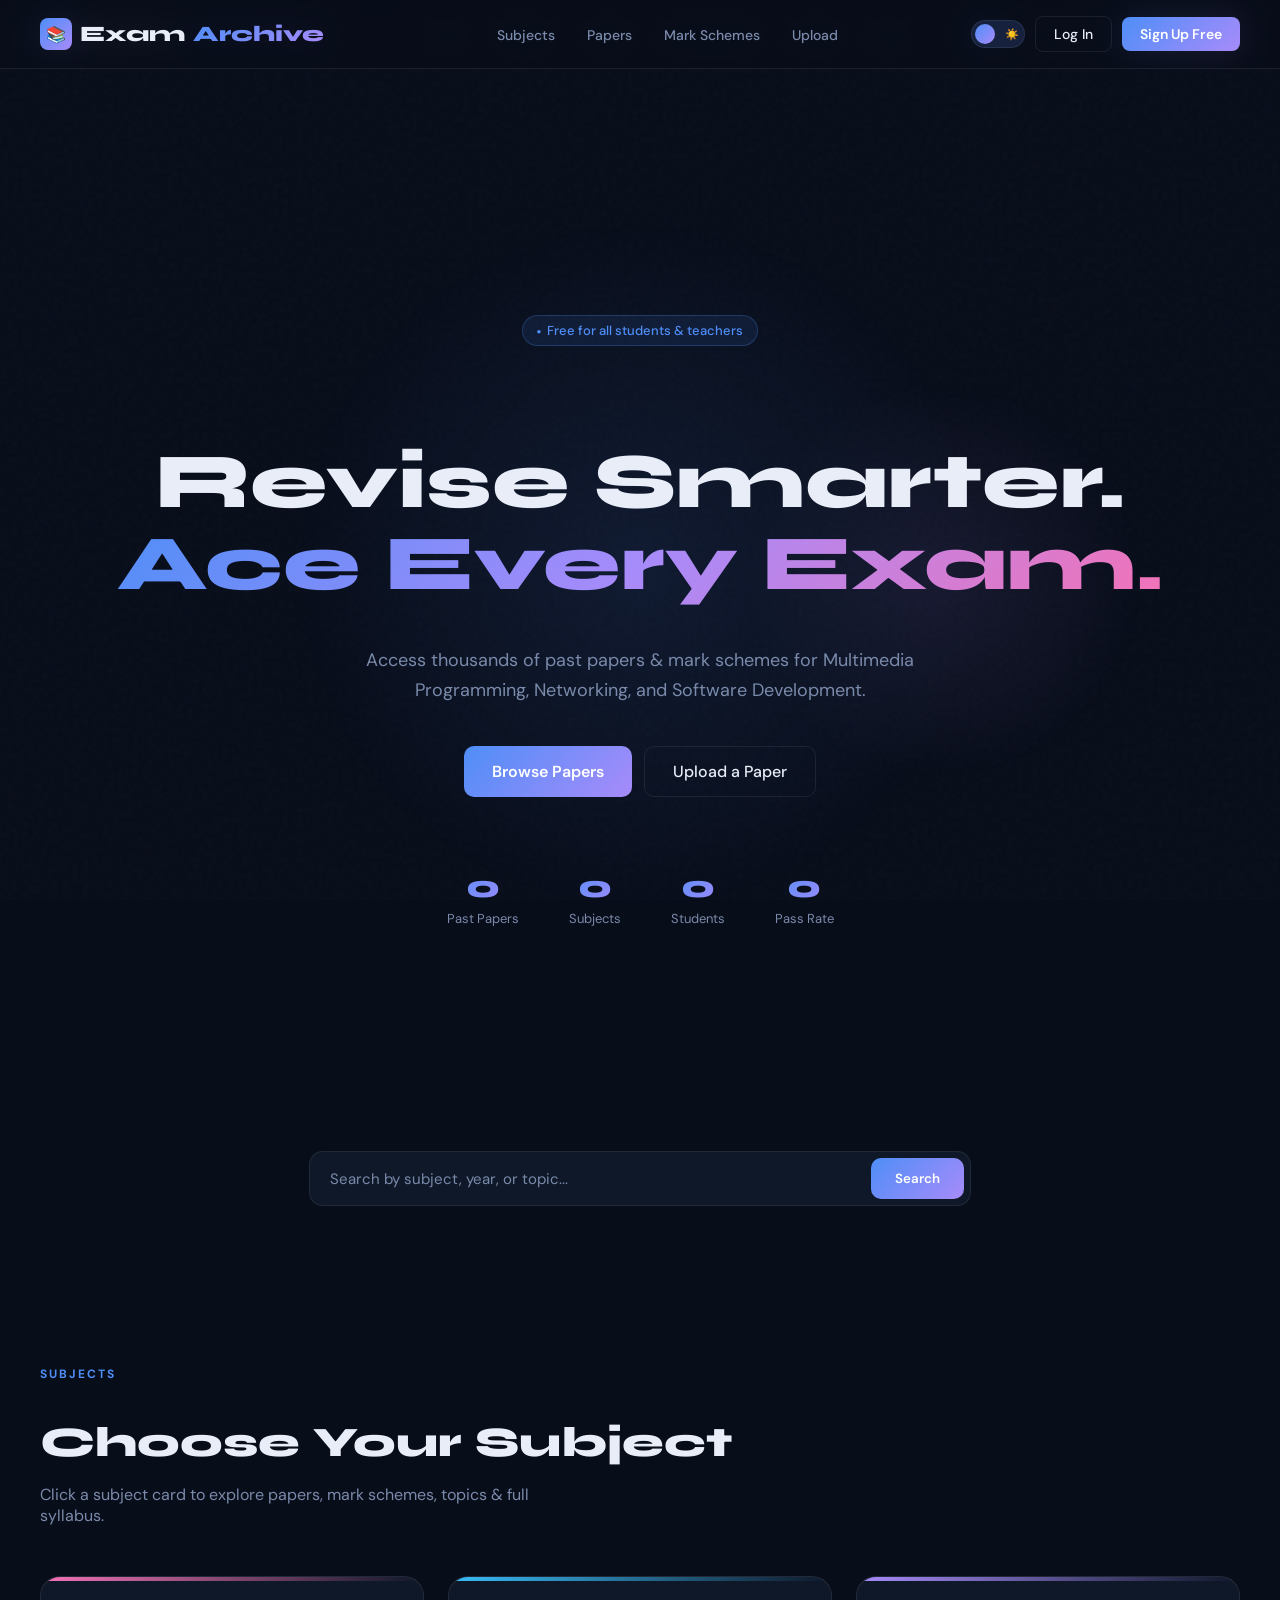
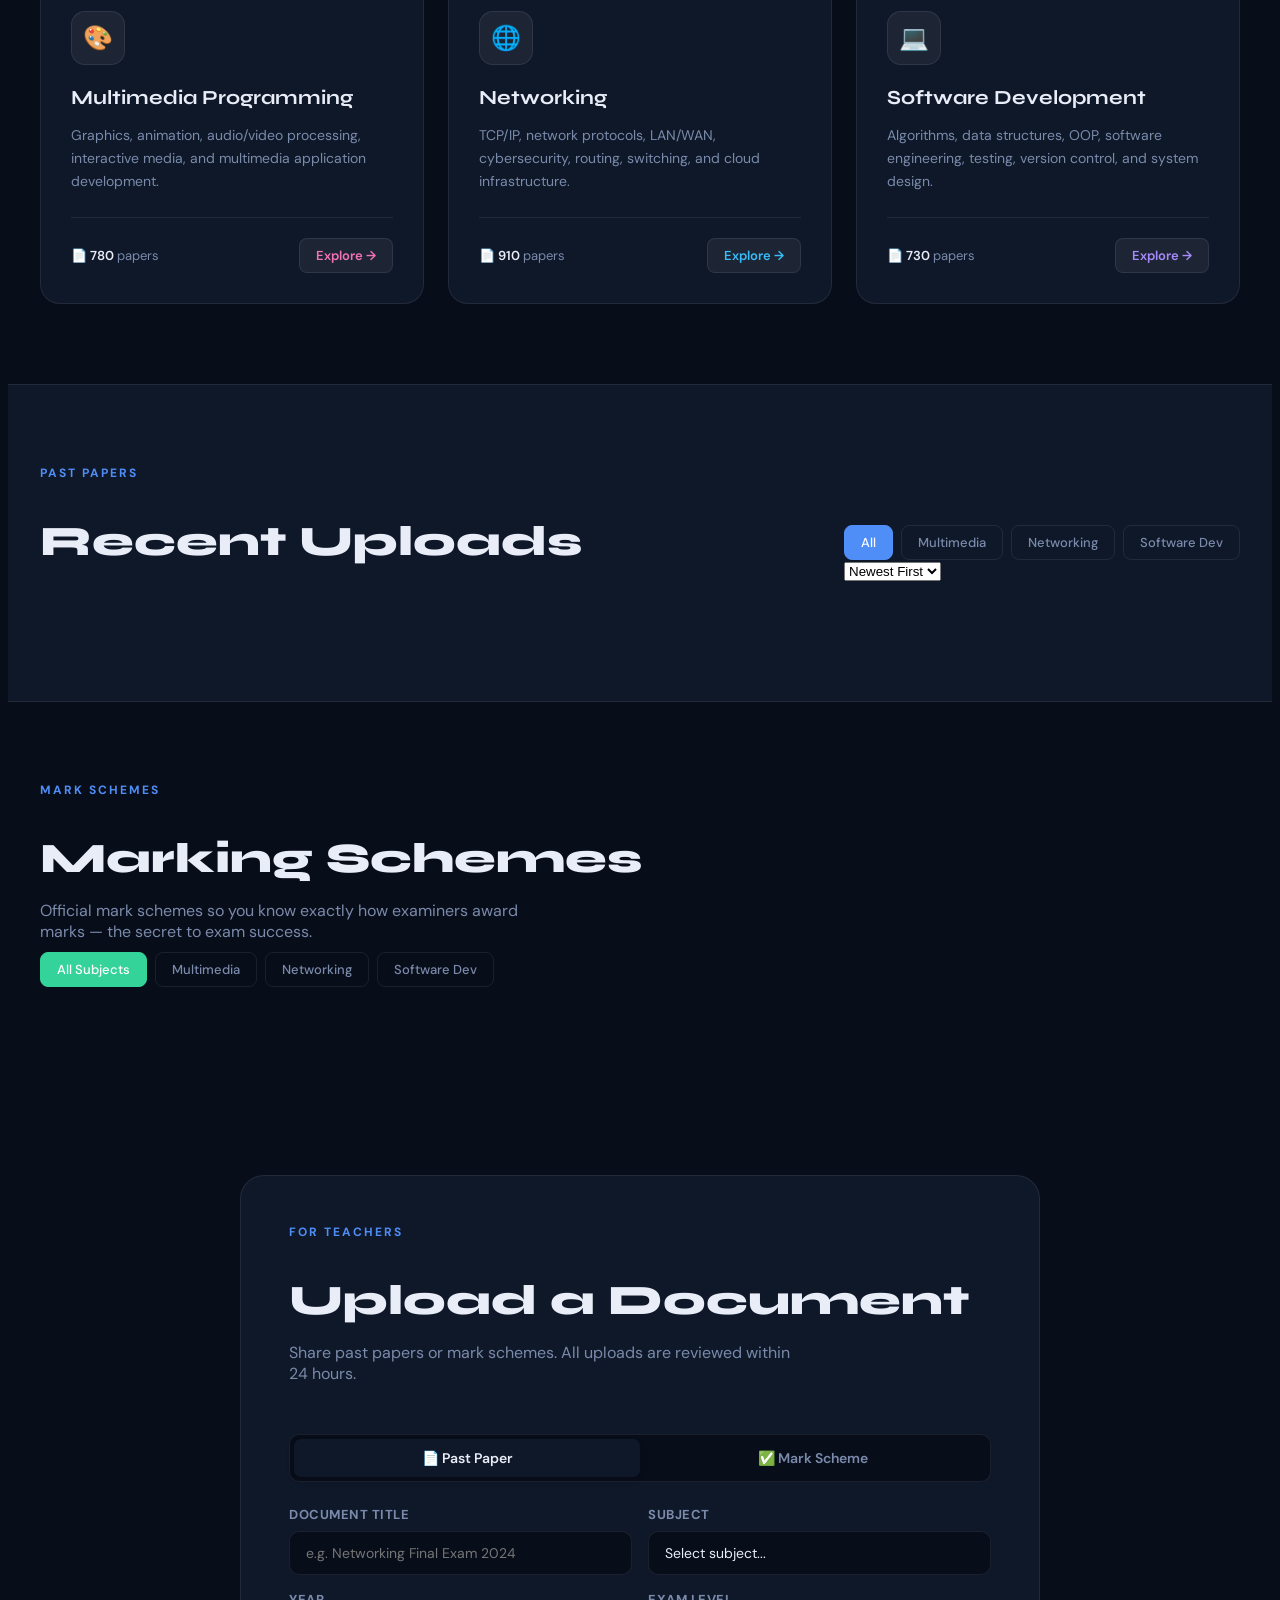
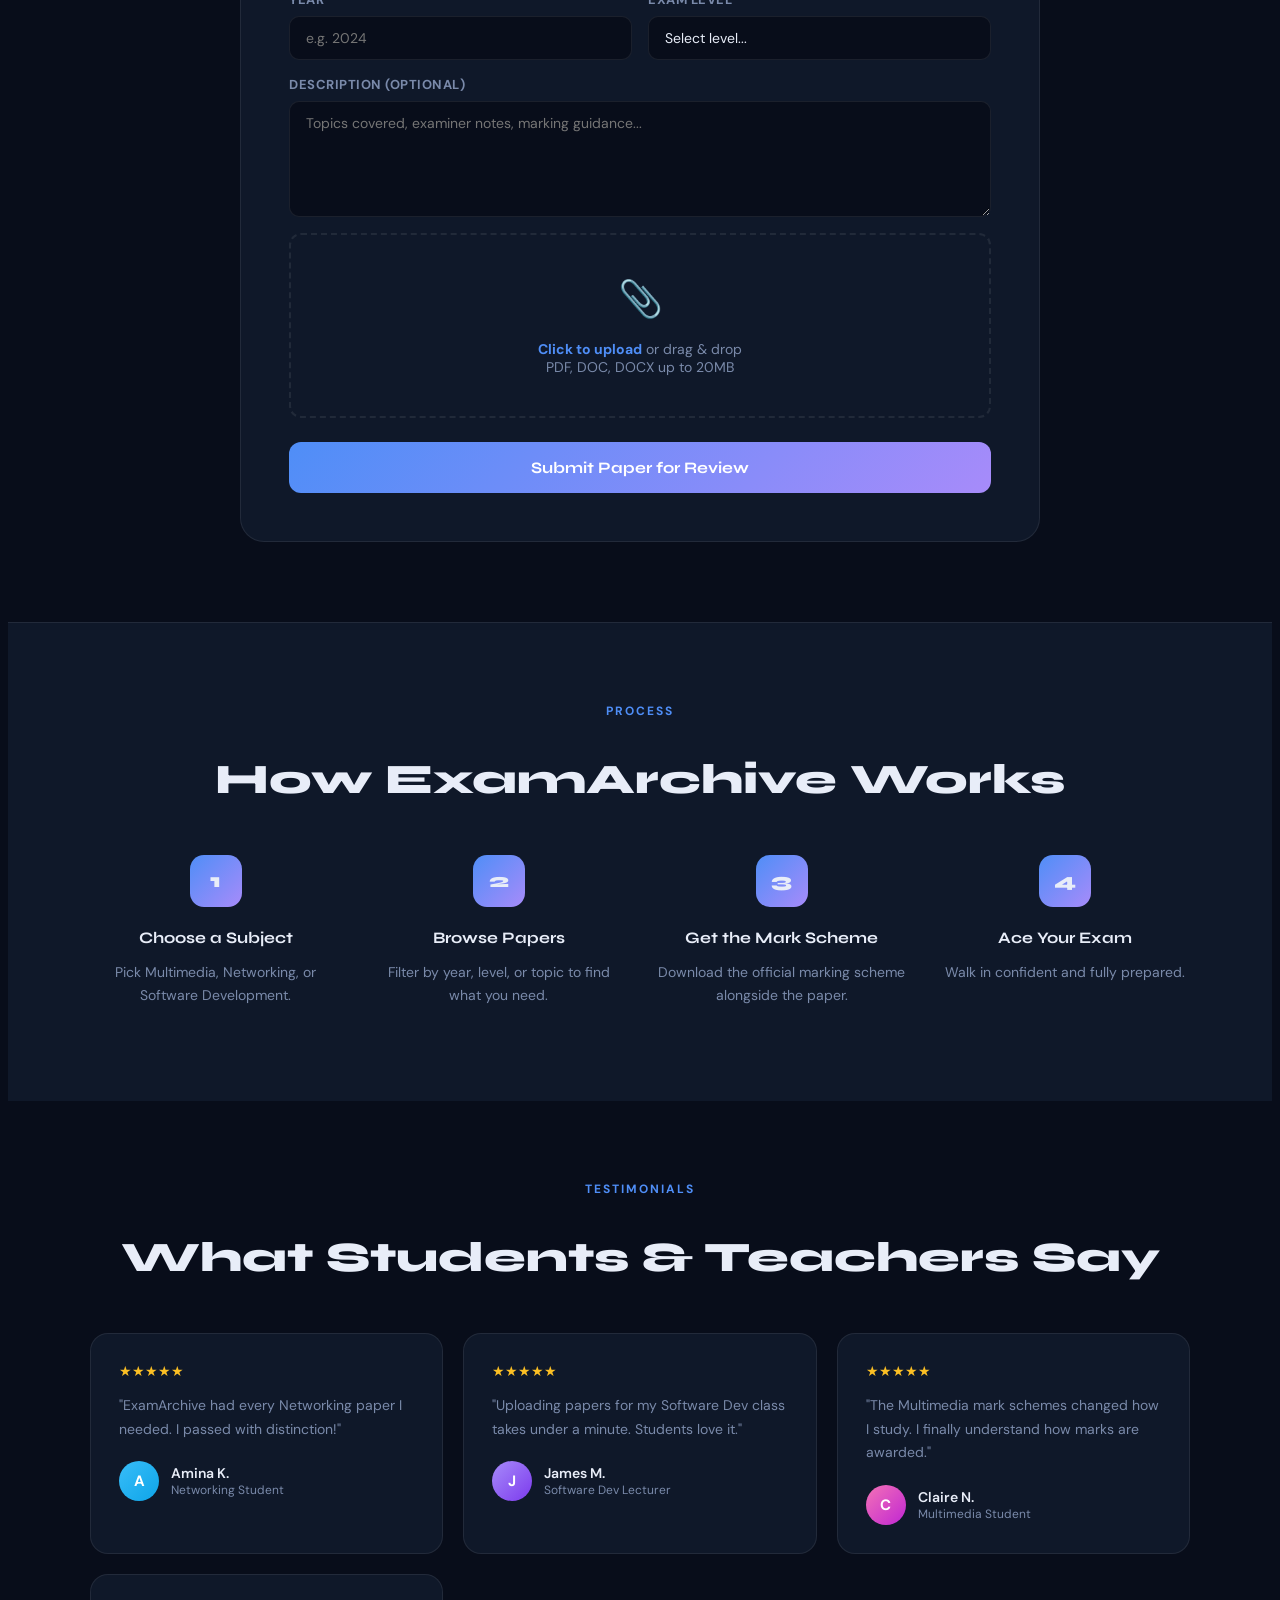
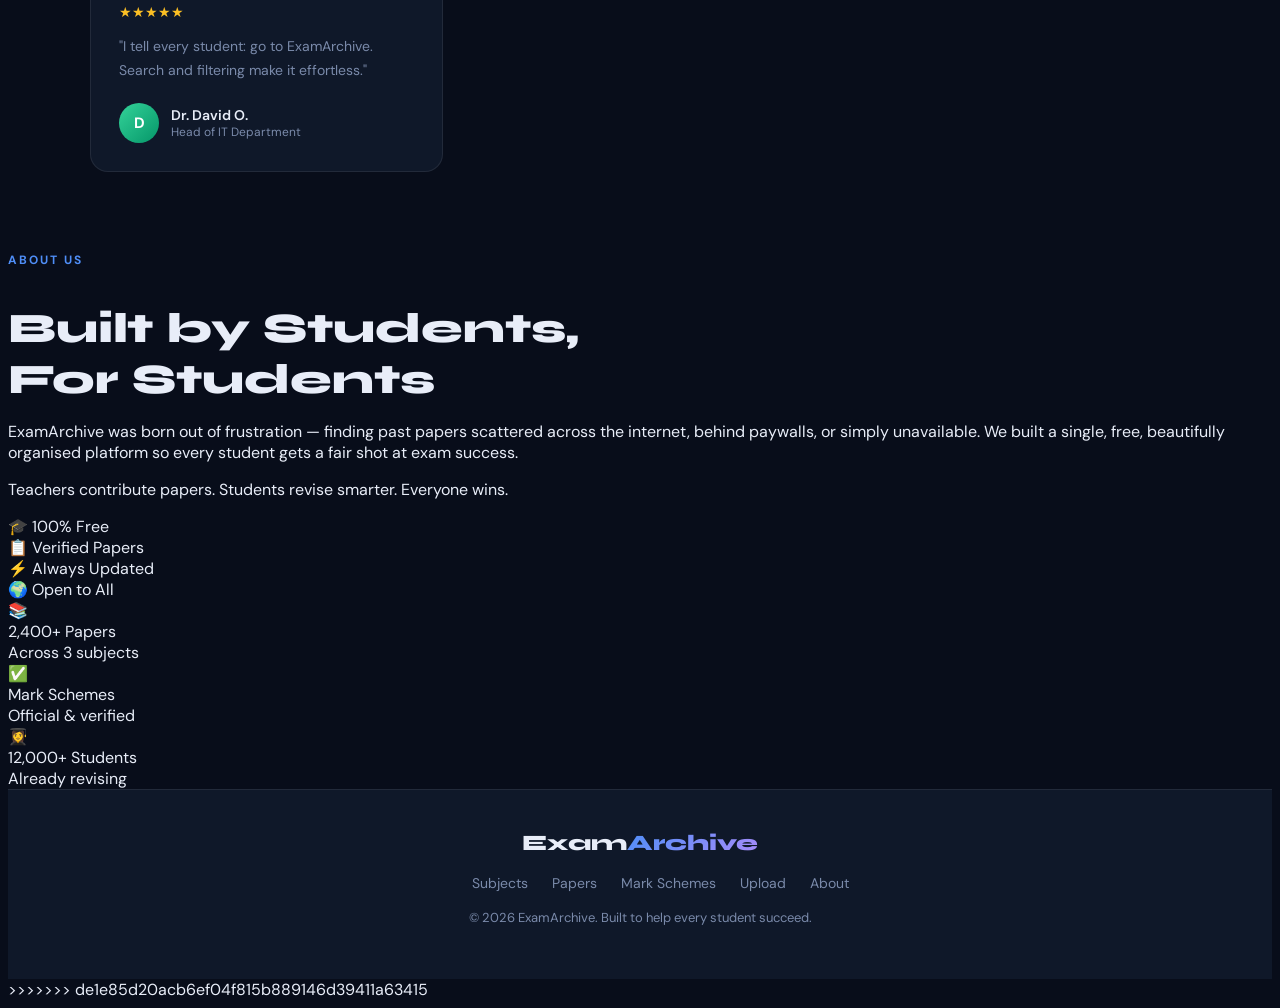
<file: index.html>
<!DOCTYPE html>
<html lang="en" data-theme="dark">
<head>
  <meta charset="UTF-8" />
  <meta name="viewport" content="width=device-width, initial-scale=1.0" />
  <title>ExamArchive | Past Papers for Students</title>
  <link rel="preconnect" href="https://fonts.googleapis.com">
  <link rel="preconnect" href="https://fonts.gstatic.com" crossorigin>
  <link href="https://fonts.googleapis.com/css2?family=Syne:wght@400;600;700;800&family=DM+Sans:ital,wght@0,300;0,400;0,500;1,300&display=swap" rel="stylesheet">
  <link rel="stylesheet" href="style.css">
  
</head>
<body>
<script src="app.js"></script>
<!-- NAVBAR -->
<header>
  <nav>
    <div class="logo" onclick="showPage('home')">
      <div class="logo-icon">📚</div>Exam<span>Archive</span>
    </div>
    <ul class="nav-links">
        <li><a href="home.html" onclick="showPage('home')">Home</a></li>
      <li><a href="subjects.html" onclick="showPage('home')">Subjects</a></li>
      <li><a href="papers.html"   onclick="showPage('home')">Papers</a></li>
      <li><a href="markscheme.html"    onclick="showPage('home')">Mark Schemes</a></li>
      <li><a href="upload.html"   onclick="showPage('home')">Upload</a></li>
      <li><a href="about.html"   onclick="showPage('home')">About</a></li>
    </ul>
    <div class="nav-actions">
      <button class="theme-toggle" onclick="toggleTheme()" title="Toggle theme">
        <span class="t-icon moon">🌙</span>
        <span class="t-icon sun">☀️</span>
      </button>
      <button class="btn-outline" onclick="openModal('login')">Log In</button>
      <button class="btn-primary" onclick="openModal('signup')">Sign Up Free</button>
    </div>
    <button class="hamburger" onclick="toggleMobileNav()">☰</button>
  </nav>
</header>

<div class="mobile-nav" id="mobileNav">
    <a href="home.html" onclick="showPage('home');toggleMobileNav()">Home</a>
  <a href="subjects.html" onclick="showPage('home');toggleMobileNav()">Subjects</a>
  <a href="papers.html"   onclick="showPage('home');toggleMobileNav()">Papers</a>
  <a href="markscheme.html"    onclick="showPage('home');toggleMobileNav()">Mark Schemes</a>
  <a href="upload.html"   onclick="showPage('home');toggleMobileNav()">Upload</a>
   <a href="about.html"   onclick="showPage('home');toggleMobileNav()">About</a>
</div>

<!-- ═══ SUBJECT PAGE ═══ -->
<div id="page-subject" class="page">
  <div class="subj-page" id="subjPageContent"></div>
  <footer>
    <div class="footer-inner">
      <div class="footer-logo">Exam<span>Archive</span></div>
      <p class="footer-copy">© 2026 ExamArchive. Built to help every student succeed.</p>
    </div>
  </footer>
</div>

<!-- MODAL -->
<div class="modal-overlay" id="modalOverlay" onclick="closeModalOutside(event)">
  <div class="modal">
    <button class="modal-close" onclick="closeModal()">✕</button>
    <h3 id="modalTitle">Welcome Back</h3>
    <p id="modalDesc">Sign in to access your saved papers and downloads.</p>
    <div class="modal-tabs">
      <button class="modal-tab active" id="tabLogin" onclick="switchTab('login')">Log In</button>
      <button class="modal-tab" id="tabSignup" onclick="switchTab('signup')">Sign Up</button>
    </div>
    <div class="form-group" style="margin-bottom:14px"><label>EMAIL ADDRESS</label><input type="email" placeholder="you@example.com"></div>
    <div class="form-group" style="margin-bottom:20px"><label>PASSWORD</label><input type="password" placeholder="••••••••"></div>
    <button class="submit-btn" onclick="closeModal()" style="margin-top:0">Continue</button>
  </div>
</div>
</body>
=======
<!DOCTYPE html>
<html lang="en" data-theme="dark">
<head>
  <meta charset="UTF-8" />
  <meta name="viewport" content="width=device-width, initial-scale=1.0" />
  <title>ExamArchive | Past Papers for Students</title>
  <link rel="preconnect" href="https://fonts.googleapis.com">
  <link rel="preconnect" href="https://fonts.gstatic.com" crossorigin>
  <link href="https://fonts.googleapis.com/css2?family=Nunito:ital,wght@0,400;0,600;0,700;0,800;0,900;1,400&family=Plus+Jakarta+Sans:wght@300;400;500;600&display=swap" rel="stylesheet">
  <link rel="stylesheet" href="style.css">
<link rel="stylesheet" href="style.css">
</head>
<body>

<!-- SCROLL PROGRESS BAR -->
<div class="scroll-progress" id="scrollProgress"></div>

<!-- BACK TO TOP -->
<button class="back-to-top" id="backToTop" onclick="scrollToTop()" title="Back to top">↑</button>

<!-- NAVBAR -->
<header>
  <nav>
    <div class="logo" onclick="showPage('home')">
      <div class="logo-icon">📚</div>Exam<span>Archive</span>
    </div>
    <ul class="nav-links">
      <li><a href="#subjects" class="nav-link" data-section="subjects" onclick="showPage('home')">Subjects</a></li>
      <li><a href="#papers"   class="nav-link" data-section="papers"   onclick="showPage('home')">Papers</a></li>
      <li><a href="#marks"    class="nav-link" data-section="marks"    onclick="showPage('home')">Mark Schemes</a></li>
      <li><a href="#upload"   class="nav-link" data-section="upload"   onclick="showPage('home')">Upload</a></li>
    </ul>
    <div class="nav-actions">
      <button class="theme-toggle" onclick="toggleTheme()" title="Toggle theme">
        <span class="t-icon moon">🌙</span>
        <span class="t-icon sun">☀️</span>
      </button>
      <button class="btn-outline" onclick="openModal('login')">Log In</button>
      <button class="btn-primary" onclick="openModal('signup')">Sign Up Free</button>
    </div>
    <button class="hamburger" id="hamburgerBtn" onclick="toggleMobileNav()" aria-label="Toggle menu">
      <span></span><span></span><span></span>
    </button>
  </nav>
</header>

<div class="mobile-nav" id="mobileNav">
  <a href="#subjects" onclick="showPage('home');toggleMobileNav()">Subjects</a>
  <a href="#papers"   onclick="showPage('home');toggleMobileNav()">Papers</a>
  <a href="#marks"    onclick="showPage('home');toggleMobileNav()">Mark Schemes</a>
  <a href="#upload"   onclick="showPage('home');toggleMobileNav()">Upload</a>
</div>

<!-- HOME PAGE -->
<div id="page-home" class="page active">

  <section class="hero" id="home">
    <div class="hero-glow"></div><div class="hero-glow2"></div>
    <div class="badge">Free for all students &amp; teachers</div>
    <h1>Revise Smarter.<br><em>Ace Every Exam.</em></h1>
    <p>Access thousands of past papers &amp; mark schemes for Multimedia Programming, Networking, and Software Development.</p>
    <div class="hero-actions">
      <button class="btn-primary" onclick="goTo('papers')">Browse Papers</button>
      <button class="btn-outline" onclick="goTo('upload')">Upload a Paper</button>
    </div>
    <div class="hero-stats">
      <div class="stat"><div class="stat-num" data-target="2400">0</div><div class="stat-label">Past Papers</div></div>
      <div class="stat"><div class="stat-num" data-target="3">0</div><div class="stat-label">Subjects</div></div>
      <div class="stat"><div class="stat-num" data-target="12000">0</div><div class="stat-label">Students</div></div>
      <div class="stat"><div class="stat-num" data-target="98">0</div><div class="stat-label">Pass Rate</div></div>
    </div>
  </section>

  <div class="search-section">
    <div class="search-bar">
      <input type="text" id="searchInput" placeholder="Search by subject, year, or topic...">
      <button onclick="doSearch()">Search</button>
    </div>
  </div>

  <section class="subjects-section" id="subjects">
    <div class="section-label">Subjects</div>
    <h2 class="section-title">Choose Your Subject</h2>
    <p class="section-sub">Click a subject card to explore papers, mark schemes, topics &amp; full syllabus.</p>
    <div class="subjects-grid">
      <div class="subject-card mm" onclick="openSubjectPage('mm')" tabindex="0" role="button" onkeydown="if(event.key==='Enter')openSubjectPage('mm')">
        <div class="subject-top"></div>
        <div class="subject-body">
          <div class="subject-icon">🎨</div>
          <h3>Multimedia Programming</h3>
          <p>Graphics, animation, audio/video processing, interactive media, and multimedia application development.</p>
          <div class="subject-meta">
            <div class="subject-count">📄 <strong>780</strong> papers</div>
            <button class="subject-btn">Explore →</button>
          </div>
        </div>
      </div>
      <div class="subject-card net" onclick="openSubjectPage('net')" tabindex="0" role="button" onkeydown="if(event.key==='Enter')openSubjectPage('net')">
        <div class="subject-top"></div>
        <div class="subject-body">
          <div class="subject-icon">🌐</div>
          <h3>Networking</h3>
          <p>TCP/IP, network protocols, LAN/WAN, cybersecurity, routing, switching, and cloud infrastructure.</p>
          <div class="subject-meta">
            <div class="subject-count">📄 <strong>910</strong> papers</div>
            <button class="subject-btn">Explore →</button>
          </div>
        </div>
      </div>
      <div class="subject-card sd" onclick="openSubjectPage('sd')" tabindex="0" role="button" onkeydown="if(event.key==='Enter')openSubjectPage('sd')">
        <div class="subject-top"></div>
        <div class="subject-body">
          <div class="subject-icon">💻</div>
          <h3>Software Development</h3>
          <p>Algorithms, data structures, OOP, software engineering, testing, version control, and system design.</p>
          <div class="subject-meta">
            <div class="subject-count">📄 <strong>730</strong> papers</div>
            <button class="subject-btn">Explore →</button>
          </div>
        </div>
      </div>
    </div>
  </section>

  <section class="papers-section" id="papers">
    <div class="papers-inner">
      <div class="papers-header">
        <div>
          <div class="section-label">Past Papers</div>
          <h2 class="section-title">Recent Uploads</h2>
        </div>
        <div class="filters-wrap">
          <div class="filters">
            <button class="filter-btn active" onclick="setFilter(this,'all')">All</button>
            <button class="filter-btn" onclick="setFilter(this,'Multimedia')">Multimedia</button>
            <button class="filter-btn" onclick="setFilter(this,'Networking')">Networking</button>
            <button class="filter-btn" onclick="setFilter(this,'Software')">Software Dev</button>
          </div>
          <div class="sort-wrap">
            <select class="sort-select" id="sortSelect" onchange="applySortAndFilter()">
              <option value="newest">Newest First</option>
              <option value="oldest">Oldest First</option>
              <option value="az">A → Z</option>
              <option value="za">Z → A</option>
            </select>
          </div>
        </div>
      </div>
      <div class="papers-grid" id="papersGrid"></div>
    </div>
  </section>

  <section class="marks-section" id="marks">
    <div class="marks-header">
      <div>
        <div class="section-label">Mark Schemes</div>
        <h2 class="section-title">Marking Schemes</h2>
        <p class="section-sub" style="margin-bottom:0">Official mark schemes so you know exactly how examiners award marks — the secret to exam success.</p>
      </div>
    </div>
    <div class="marks-tabs">
      <button class="marks-tab active" onclick="setMarksFilter(this,'all')">All Subjects</button>
      <button class="marks-tab" onclick="setMarksFilter(this,'Multimedia')">Multimedia</button>
      <button class="marks-tab" onclick="setMarksFilter(this,'Networking')">Networking</button>
      <button class="marks-tab" onclick="setMarksFilter(this,'Software')">Software Dev</button>
    </div>
    <div class="marks-grid" id="marksGrid"></div>
  </section>

  <section class="upload-section" id="upload">
    <div class="upload-card">
      <div class="section-label">For Teachers</div>
      <h2 class="section-title">Upload a Document</h2>
      <p class="section-sub">Share past papers or mark schemes. All uploads are reviewed within 24 hours.</p>
      <div class="upload-type-tabs">
        <button class="upload-type-tab active" onclick="setUploadType(this,'paper')">📄 Past Paper</button>
        <button class="upload-type-tab" onclick="setUploadType(this,'marks')">✅ Mark Scheme</button>
      </div>
      <form id="uploadForm" onsubmit="submitPaper(event)">
        <div class="form-grid">
          <div class="form-group"><label>Document Title</label><input type="text" placeholder="e.g. Networking Final Exam 2024" required></div>
          <div class="form-group"><label>Subject</label><select required><option value="">Select subject...</option><option>Multimedia Programming</option><option>Networking</option><option>Software Development</option></select></div>
          <div class="form-group"><label>Year</label><input type="number" placeholder="e.g. 2024" min="2000" max="2026" required></div>
          <div class="form-group"><label>Exam Level</label><select required><option value="">Select level...</option><option>Year 1</option><option>Year 2</option><option>Year 3</option><option>Final Year</option></select></div>
          <div class="form-group form-full"><label>Description (optional)</label><textarea placeholder="Topics covered, examiner notes, marking guidance..."></textarea></div>
          <div class="form-group drop-zone form-full" onclick="document.getElementById('fileInput').click()">
            <div class="drop-icon">📎</div>
            <div class="drop-text"><strong>Click to upload</strong> or drag &amp; drop<br>PDF, DOC, DOCX up to 20MB</div>
            <input type="file" id="fileInput" accept=".pdf,.doc,.docx">
          </div>
        </div>
        <button type="submit" class="submit-btn" id="submitBtn">Submit Paper for Review</button>
      </form>
      <div id="successMsg">✅ Document submitted! Our team will review it within 24 hours.</div>
    </div>
  </section>

  <section class="how-section">
    <div class="how-inner">
      <div style="text-align:center">
        <div class="section-label">Process</div>
        <h2 class="section-title">How ExamArchive Works</h2>
      </div>
      <div class="steps-grid">
        <div class="step"><div class="step-num">1</div><h4>Choose a Subject</h4><p>Pick Multimedia, Networking, or Software Development.</p></div>
        <div class="step"><div class="step-num">2</div><h4>Browse Papers</h4><p>Filter by year, level, or topic to find what you need.</p></div>
        <div class="step"><div class="step-num">3</div><h4>Get the Mark Scheme</h4><p>Download the official marking scheme alongside the paper.</p></div>
        <div class="step"><div class="step-num">4</div><h4>Ace Your Exam</h4><p>Walk in confident and fully prepared.</p></div>
      </div>
    </div>
  </section>

  <section class="testimonials-section">
    <div style="text-align:center">
      <div class="section-label">Testimonials</div>
      <h2 class="section-title">What Students &amp; Teachers Say</h2>
    </div>
    <div class="testi-grid">
      <div class="testi-card"><div class="testi-stars">★★★★★</div><p class="testi-text">"ExamArchive had every Networking paper I needed. I passed with distinction!"</p><div class="testi-author"><div class="testi-avatar av2">A</div><div><div class="testi-name">Amina K.</div><div class="testi-role">Networking Student</div></div></div></div>
      <div class="testi-card"><div class="testi-stars">★★★★★</div><p class="testi-text">"Uploading papers for my Software Dev class takes under a minute. Students love it."</p><div class="testi-author"><div class="testi-avatar av3">J</div><div><div class="testi-name">James M.</div><div class="testi-role">Software Dev Lecturer</div></div></div></div>
      <div class="testi-card"><div class="testi-stars">★★★★★</div><p class="testi-text">"The Multimedia mark schemes changed how I study. I finally understand how marks are awarded."</p><div class="testi-author"><div class="testi-avatar av1">C</div><div><div class="testi-name">Claire N.</div><div class="testi-role">Multimedia Student</div></div></div></div>
      <div class="testi-card"><div class="testi-stars">★★★★★</div><p class="testi-text">"I tell every student: go to ExamArchive. Search and filtering make it effortless."</p><div class="testi-author"><div class="testi-avatar av4">D</div><div><div class="testi-name">Dr. David O.</div><div class="testi-role">Head of IT Department</div></div></div></div>
    </div>
  </section>

  <section class="about-section" id="about">
    <div class="about-inner">
      <div class="about-text">
        <div class="section-label">About Us</div>
        <h2 class="section-title">Built by Students,<br>For Students</h2>
        <p>ExamArchive was born out of frustration — finding past papers scattered across the internet, behind paywalls, or simply unavailable. We built a single, free, beautifully organised platform so every student gets a fair shot at exam success.</p>
        <p style="margin-top:16px">Teachers contribute papers. Students revise smarter. Everyone wins.</p>
        <div class="about-badges">
          <div class="about-badge">🎓 100% Free</div>
          <div class="about-badge">📋 Verified Papers</div>
          <div class="about-badge">⚡ Always Updated</div>
          <div class="about-badge">🌍 Open to All</div>
        </div>
      </div>
      <div class="about-visual">
        <div class="about-card-float">
          <div class="acf-icon">📚</div>
          <div class="acf-text">
            <div class="acf-title">2,400+ Papers</div>
            <div class="acf-sub">Across 3 subjects</div>
          </div>
        </div>
        <div class="about-card-float" style="animation-delay:0.3s">
          <div class="acf-icon">✅</div>
          <div class="acf-text">
            <div class="acf-title">Mark Schemes</div>
            <div class="acf-sub">Official &amp; verified</div>
          </div>
        </div>
        <div class="about-card-float" style="animation-delay:0.6s">
          <div class="acf-icon">👩‍🎓</div>
          <div class="acf-text">
            <div class="acf-title">12,000+ Students</div>
            <div class="acf-sub">Already revising</div>
          </div>
        </div>
      </div>
    </div>
  </section>

  <footer>
    <div class="footer-inner">
      <div class="footer-logo">Exam<span>Archive</span></div>
      <ul class="footer-links">
        <li><a href="#subjects">Subjects</a></li>
        <li><a href="#papers">Papers</a></li>
        <li><a href="#marks">Mark Schemes</a></li>
        <li><a href="#upload">Upload</a></li>
        <li><a href="#about">About</a></li>
      </ul>
      <p class="footer-copy">© 2026 ExamArchive. Built to help every student succeed.</p>
    </div>
  </footer>
</div>

<!-- SUBJECT PAGE -->
<div id="page-subject" class="page">
  <div class="subj-page" id="subjPageContent"></div>
  <footer>
    <div class="footer-inner">
      <div class="footer-logo">Exam<span>Archive</span></div>
      <p class="footer-copy">© 2026 ExamArchive. Built to help every student succeed.</p>
    </div>
  </footer>
</div>

<!-- 404 PAGE -->
<div id="page-404" class="page">
  <div class="not-found">
    <div class="nf-glow"></div>
    <div class="nf-code">404</div>
    <div class="nf-emoji">📭</div>
    <h2>Page Not Found</h2>
    <p>Looks like this page went missing before the exam. Let's get you back on track.</p>
    <button class="btn-primary" onclick="showPage('home')" style="padding:14px 32px;font-size:16px;border-radius:12px">← Back to Home</button>
  </div>
</div>

<!-- MODAL -->
<div class="modal-overlay" id="modalOverlay" onclick="closeModalOutside(event)">
  <div class="modal">
    <button class="modal-close" onclick="closeModal()">✕</button>
    <h3 id="modalTitle">Welcome Back</h3>
    <p id="modalDesc">Sign in to access your saved papers and downloads.</p>
    <div class="modal-tabs">
      <button class="modal-tab active" id="tabLogin" onclick="switchTab('login')">Log In</button>
      <button class="modal-tab" id="tabSignup" onclick="switchTab('signup')">Sign Up</button>
    </div>
    <div class="form-group" style="margin-bottom:14px"><label>EMAIL ADDRESS</label><input type="email" placeholder="you@example.com"></div>
    <div class="form-group" style="margin-bottom:20px"><label>PASSWORD</label><input type="password" placeholder="••••••••"></div>
    <button class="submit-btn" onclick="closeModal()" style="margin-top:0">Continue</button>
  </div>
</div>

<script src="app.js" defer></script>
</body>
>>>>>>> de1e85d20acb6ef04f815b889146d39411a63415
</html>
</file>
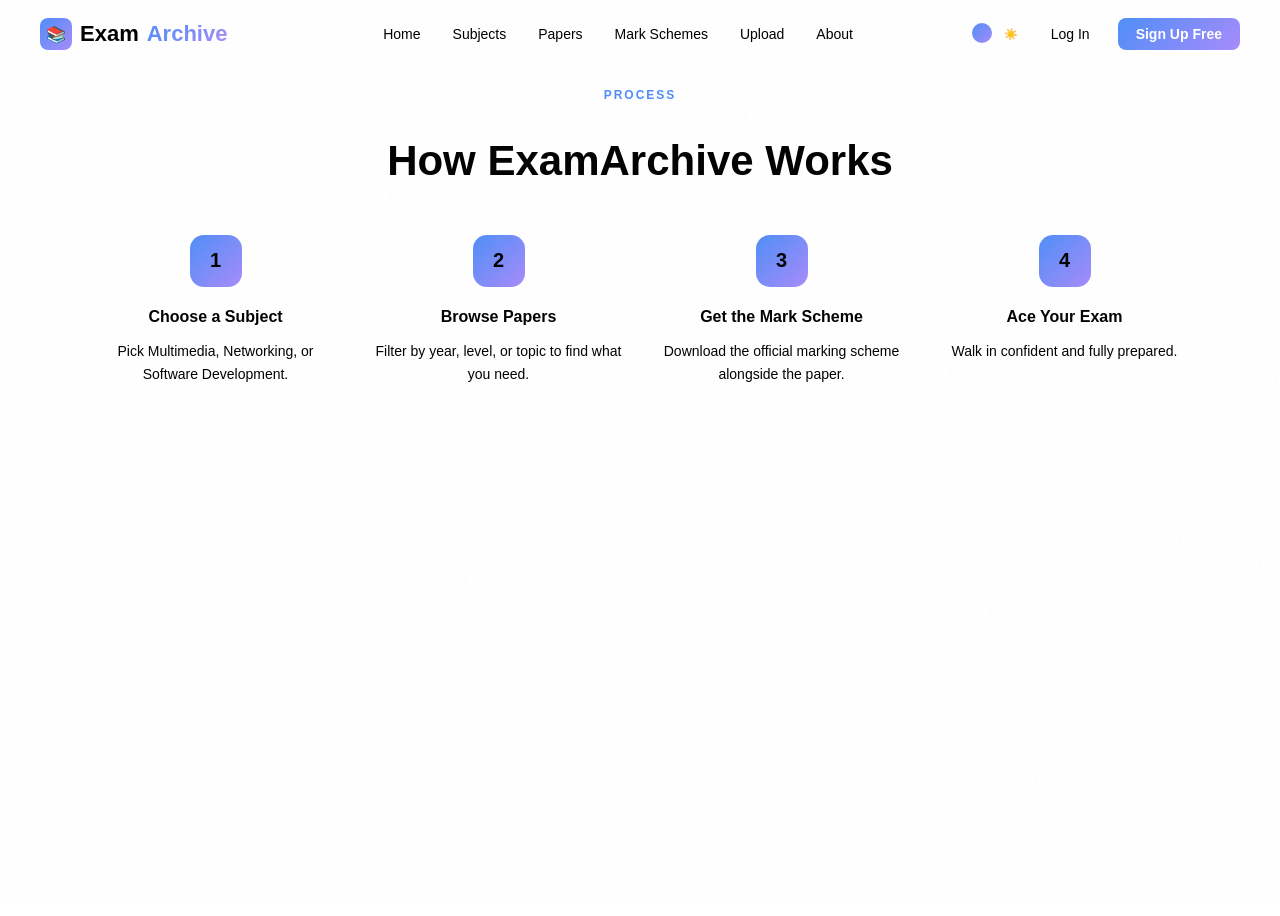
<file: about.html>
<!DOCTYPE html>
<html>
    <head>
          <link rel="stylesheet" href="style.css">
    </head>
    <body>
        <script src="app.js"></script>
        <header>
  <nav>
    <div class="logo" onclick="showPage('home')">
      <div class="logo-icon">📚</div>Exam<span>Archive</span>
    </div>
    <ul class="nav-links">
        <li><a href="home.html" onclick="showPage('home')">Home</a></li>
      <li><a href="subjects.html" onclick="showPage('home')">Subjects</a></li>
      <li><a href="papers.html"   onclick="showPage('home')">Papers</a></li>
      <li><a href="markscheme.html"    onclick="showPage('home')">Mark Schemes</a></li>
      <li><a href="upload.html"   onclick="showPage('home')">Upload</a></li>
      <li><a href="about.html"   onclick="showPage('home')">About</a></li>
    </ul>
    <div class="nav-actions">
      <button class="theme-toggle" onclick="toggleTheme()" title="Toggle theme">
        <span class="t-icon moon">🌙</span>
        <span class="t-icon sun">☀️</span>
      </button>
      <button class="btn-outline" onclick="openModal('login')">Log In</button>
      <button class="btn-primary" onclick="openModal('signup')">Sign Up Free</button>
    </div>
    <button class="hamburger" onclick="toggleMobileNav()">☰</button>
  </nav>
</header>

<div class="mobile-nav" id="mobileNav">
  <a href="subjects.html" onclick="showPage('home');toggleMobileNav()">Subjects</a>
  <a href="papers.html"   onclick="showPage('home');toggleMobileNav()">Papers</a>
  <a href="markscheme.html"    onclick="showPage('home');toggleMobileNav()">Mark Schemes</a>
  <a href="upload.html"   onclick="showPage('home');toggleMobileNav()">Upload</a>
  <a href="about.html"   onclick="showPage('home');toggleMobileNav()">About</a>
</div>

  <section class="how-section">
    <div class="how-inner">
      <div style="text-align:center">
        <div class="section-label">Process</div>
        <h2 class="section-title">How ExamArchive Works</h2>
      </div>
      <div class="steps-grid">
        <div class="step"><div class="step-num">1</div><h4>Choose a Subject</h4><p>Pick Multimedia, Networking, or Software Development.</p></div>
        <div class="step"><div class="step-num">2</div><h4>Browse Papers</h4><p>Filter by year, level, or topic to find what you need.</p></div>
        <div class="step"><div class="step-num">3</div><h4>Get the Mark Scheme</h4><p>Download the official marking scheme alongside the paper.</p></div>
        <div class="step"><div class="step-num">4</div><h4>Ace Your Exam</h4><p>Walk in confident and fully prepared.</p></div>
      </div>
    </div>
  </section>
    </body>
</html>
</file>
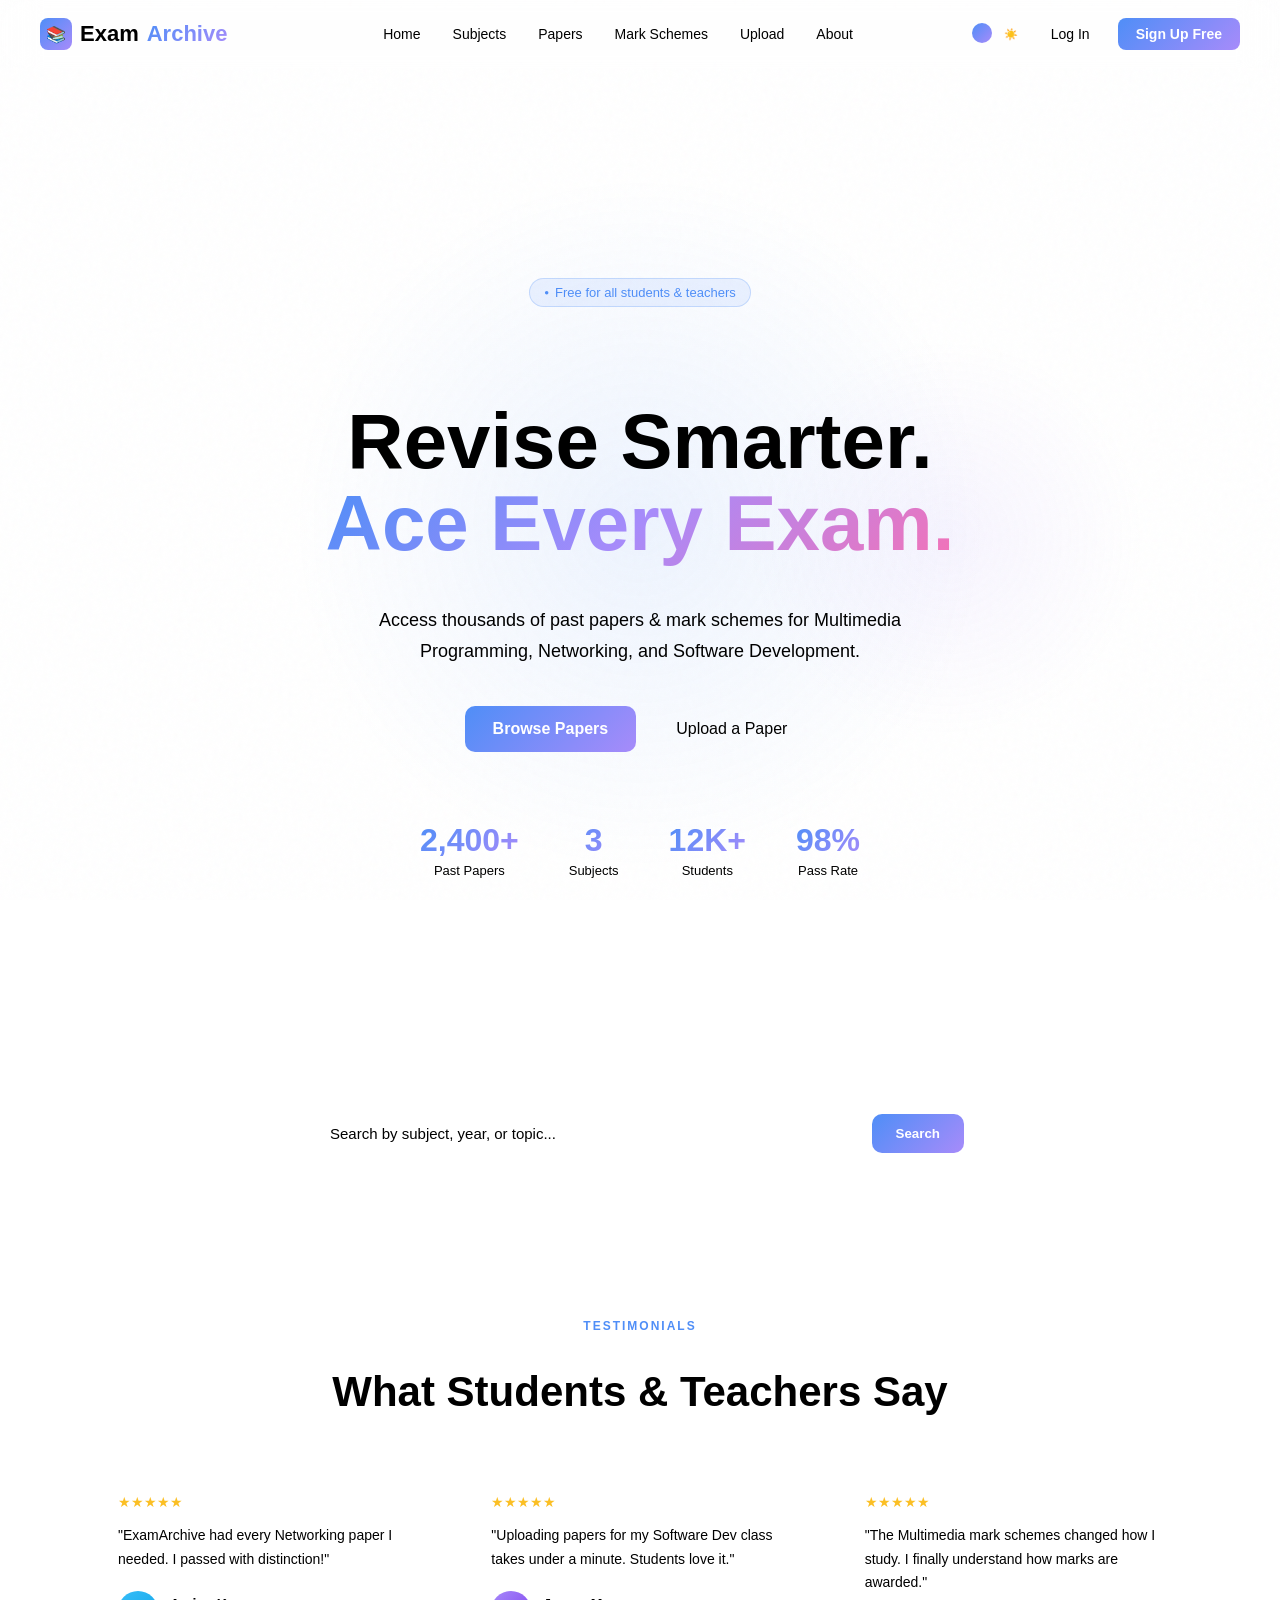
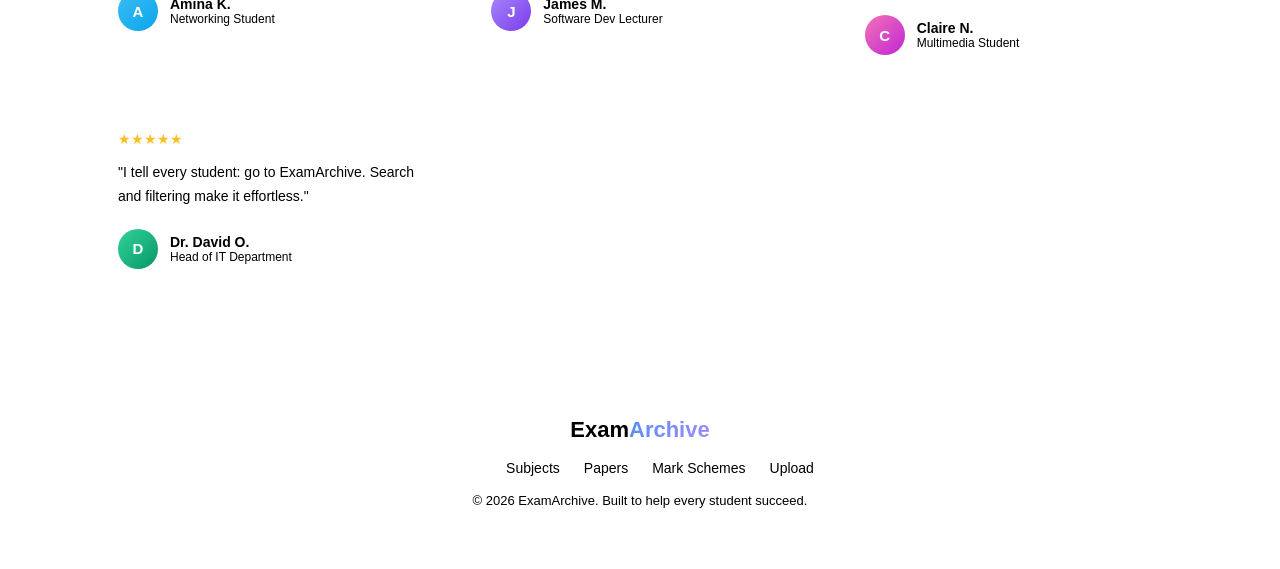
<file: home.html>
<!DOCTYPE html>
<html>
    <head>
        <link rel="stylesheet" href="style.css">
    </head>
    <body>
        <script src="app.js"></script>

<header>
  <nav>
    <div class="logo" onclick="showPage('home')">
      <div class="logo-icon">📚</div>Exam<span>Archive</span>
    </div>
    <ul class="nav-links">
      <li><a href="home.html" onclick="showPage('home')">Home</a></li>
      <li><a href="subjects.html" onclick="showPage('home')">Subjects</a></li>
      <li><a href="papers.html"   onclick="showPage('home')">Papers</a></li>
      <li><a href="markscheme.html"    onclick="showPage('home')">Mark Schemes</a></li>
      <li><a href="upload.html"   onclick="showPage('home')">Upload</a></li>
      <li><a href="about.html"   onclick="showPage('home')">About</a></li>
    </ul>
    <div class="nav-actions">
      <button class="theme-toggle" onclick="toggleTheme()" title="Toggle theme">
        <span class="t-icon moon">🌙</span>
        <span class="t-icon sun">☀️</span>
      </button>
      <button class="btn-outline" onclick="openModal('login')">Log In</button>
      <button class="btn-primary" onclick="openModal('signup')">Sign Up Free</button>
    </div>
    <button class="hamburger" onclick="toggleMobileNav()">☰</button>
  </nav>
</header>
<div class="mobile-nav" id="mobileNav">
    <a href="home.html" onclick="showPage('home');toggleMobileNav()">Home</a>
  <a href="subjects.html" onclick="showPage('home');toggleMobileNav()">Subjects</a>
  <a href="papers.html"   onclick="showPage('home');toggleMobileNav()">Papers</a>
  <a href="markscheme.html"    onclick="showPage('home');toggleMobileNav()">Mark Schemes</a>
  <a href="upload.html"   onclick="showPage('home');toggleMobileNav()">Upload</a>
   <a href="about.html"   onclick="showPage('home');toggleMobileNav()">About</a>
</div>
        <div id="page-home" class="page active">

  <section class="hero" id="home">
    <div class="hero-glow"></div><div class="hero-glow2"></div>
    <div class="badge">Free for all students &amp; teachers</div>
    <h1>Revise Smarter.<br><em>Ace Every Exam.</em></h1>
    <p>Access thousands of past papers &amp; mark schemes for Multimedia Programming, Networking, and Software Development.</p>
    <div class="hero-actions">
      <button class="btn-primary" onclick="goTo('papers')">Browse Papers</button>
      <button class="btn-outline" onclick="goTo('upload')">Upload a Paper</button>
    </div>
    <div class="hero-stats">
      <div class="stat"><div class="stat-num">2,400+</div><div class="stat-label">Past Papers</div></div>
      <div class="stat"><div class="stat-num">3</div><div class="stat-label">Subjects</div></div>
      <div class="stat"><div class="stat-num">12K+</div><div class="stat-label">Students</div></div>
      <div class="stat"><div class="stat-num">98%</div><div class="stat-label">Pass Rate</div></div>
    </div>
  </section>

  <div class="search-section">
    <div class="search-bar">
      <input type="text" id="searchInput" placeholder="Search by subject, year, or topic...">
      <button onclick="doSearch()">Search</button>
    </div>
  </div>

  <section class="testimonials-section">
    <div style="text-align:center">
      <div class="section-label">Testimonials</div>
      <h2 class="section-title">What Students &amp; Teachers Say</h2>
    </div>
    <div class="testi-grid">
      <div class="testi-card"><div class="testi-stars">★★★★★</div><p class="testi-text">"ExamArchive had every Networking paper I needed. I passed with distinction!"</p><div class="testi-author"><div class="testi-avatar av2">A</div><div><div class="testi-name">Amina K.</div><div class="testi-role">Networking Student</div></div></div></div>
      <div class="testi-card"><div class="testi-stars">★★★★★</div><p class="testi-text">"Uploading papers for my Software Dev class takes under a minute. Students love it."</p><div class="testi-author"><div class="testi-avatar av3">J</div><div><div class="testi-name">James M.</div><div class="testi-role">Software Dev Lecturer</div></div></div></div>
      <div class="testi-card"><div class="testi-stars">★★★★★</div><p class="testi-text">"The Multimedia mark schemes changed how I study. I finally understand how marks are awarded."</p><div class="testi-author"><div class="testi-avatar av1">C</div><div><div class="testi-name">Claire N.</div><div class="testi-role">Multimedia Student</div></div></div></div>
      <div class="testi-card"><div class="testi-stars">★★★★★</div><p class="testi-text">"I tell every student: go to ExamArchive. Search and filtering make it effortless."</p><div class="testi-author"><div class="testi-avatar av4">D</div><div><div class="testi-name">Dr. David O.</div><div class="testi-role">Head of IT Department</div></div></div></div>
    </div>
  </section>

  <footer>
    <div class="footer-inner">
      <div class="footer-logo">Exam<span>Archive</span></div>
      <ul class="footer-links">
        <li><a href="#subjects">Subjects</a></li><li><a href="#papers">Papers</a></li>
        <li><a href="#marks">Mark Schemes</a></li><li><a href="#upload">Upload</a></li>
      </ul>
      <p class="footer-copy">© 2026 ExamArchive. Built to help every student succeed.</p>
    </div>
  </footer>
</div><!-- /page-home -->
    </body>
</html>
</file>
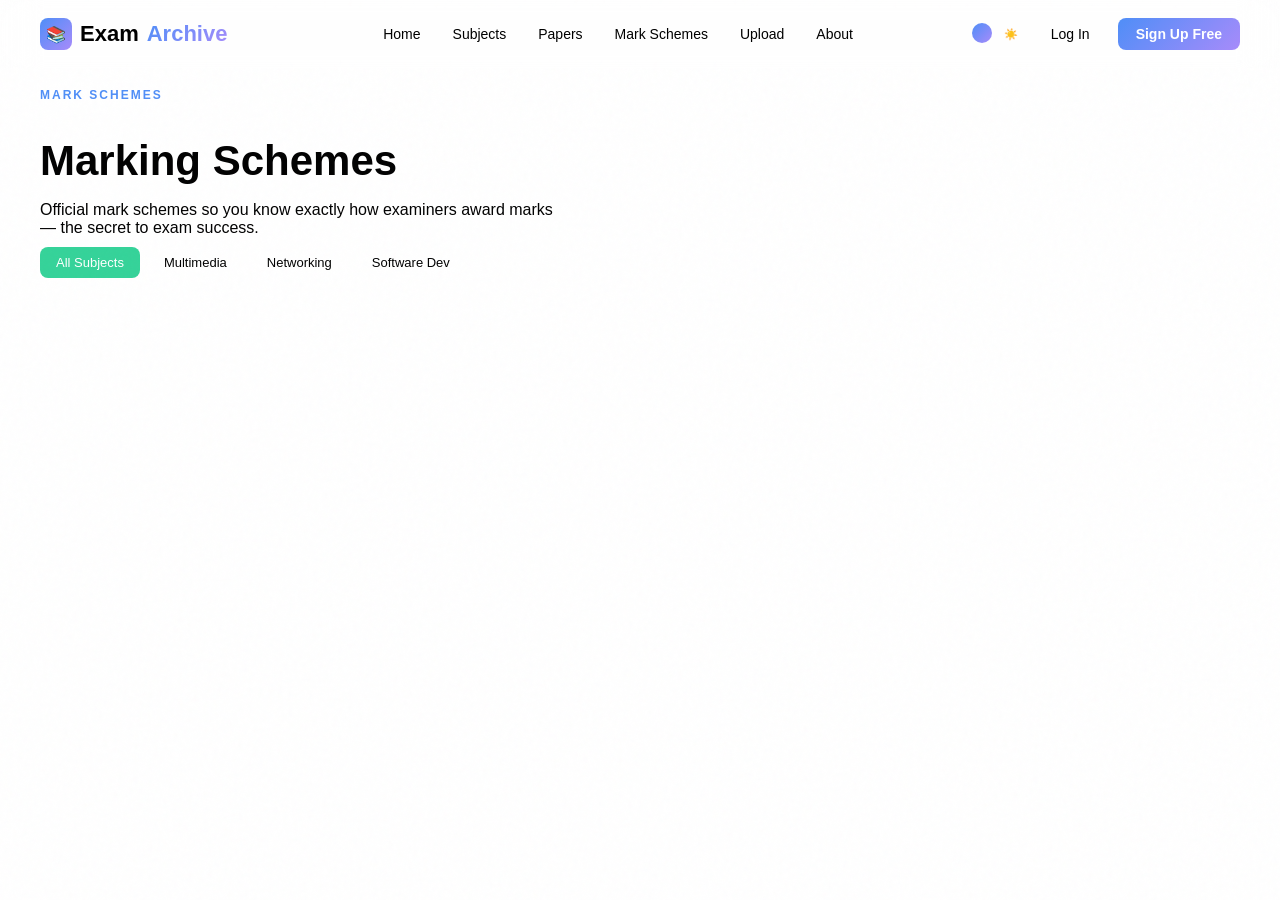
<file: markscheme.html>
<!DOCTYPE html>
<html>
    <head>
         <link rel="stylesheet" href="style.css">
    </head>
    <body>
        <script src="app.js"></script>
        <header>
  <nav>
    <div class="logo" onclick="showPage('home')">
      <div class="logo-icon">📚</div>Exam<span>Archive</span>
    </div>
    <ul class="nav-links">
        <li><a href="home.html" onclick="showPage('home')">Home</a></li>
      <li><a href="subjects.html" onclick="showPage('home')">Subjects</a></li>
      <li><a href="papers.html"   onclick="showPage('home')">Papers</a></li>
      <li><a href="markscheme.html"    onclick="showPage('home')">Mark Schemes</a></li>
      <li><a href="upload.html"   onclick="showPage('home')">Upload</a></li>
      <li><a href="about.html"   onclick="showPage('home')">About</a></li>
    </ul>
    <div class="nav-actions">
      <button class="theme-toggle" onclick="toggleTheme()" title="Toggle theme">
        <span class="t-icon moon">🌙</span>
        <span class="t-icon sun">☀️</span>
      </button>
      <button class="btn-outline" onclick="openModal('login')">Log In</button>
      <button class="btn-primary" onclick="openModal('signup')">Sign Up Free</button>
    </div>
    <button class="hamburger" onclick="toggleMobileNav()">☰</button>
  </nav>
</header>

<div class="mobile-nav" id="mobileNav">
    <a href="home.html" onclick="showPage('home');toggleMobileNav()">Home</a>
  <a href="subjects.html" onclick="showPage('home');toggleMobileNav()">Subjects</a>
  <a href="papers.html"   onclick="showPage('home');toggleMobileNav()">Papers</a>
  <a href="markscheme.html"    onclick="showPage('home');toggleMobileNav()">Mark Schemes</a>
  <a href="upload.html"   onclick="showPage('home');toggleMobileNav()">Upload</a>
   <a href="about.html"   onclick="showPage('home');toggleMobileNav()">About</a>
</div>
<section class="marks-section" id="marks">
    <div class="marks-header">
      <div>
        <div class="section-label">Mark Schemes</div>
        <h2 class="section-title">Marking Schemes</h2>
        <p class="section-sub" style="margin-bottom:0">Official mark schemes so you know exactly how examiners award marks — the secret to exam success.</p>
      </div>
    </div>
    <div class="marks-tabs">
      <button class="marks-tab active" onclick="setMarksFilter(this,'all')">All Subjects</button>
      <button class="marks-tab" onclick="setMarksFilter(this,'Multimedia')">Multimedia</button>
      <button class="marks-tab" onclick="setMarksFilter(this,'Networking')">Networking</button>
      <button class="marks-tab" onclick="setMarksFilter(this,'Software')">Software Dev</button>
    </div>
    <div class="marks-grid" id="marksGrid"></div>
  </section>
  </body>
  </html>
</file>
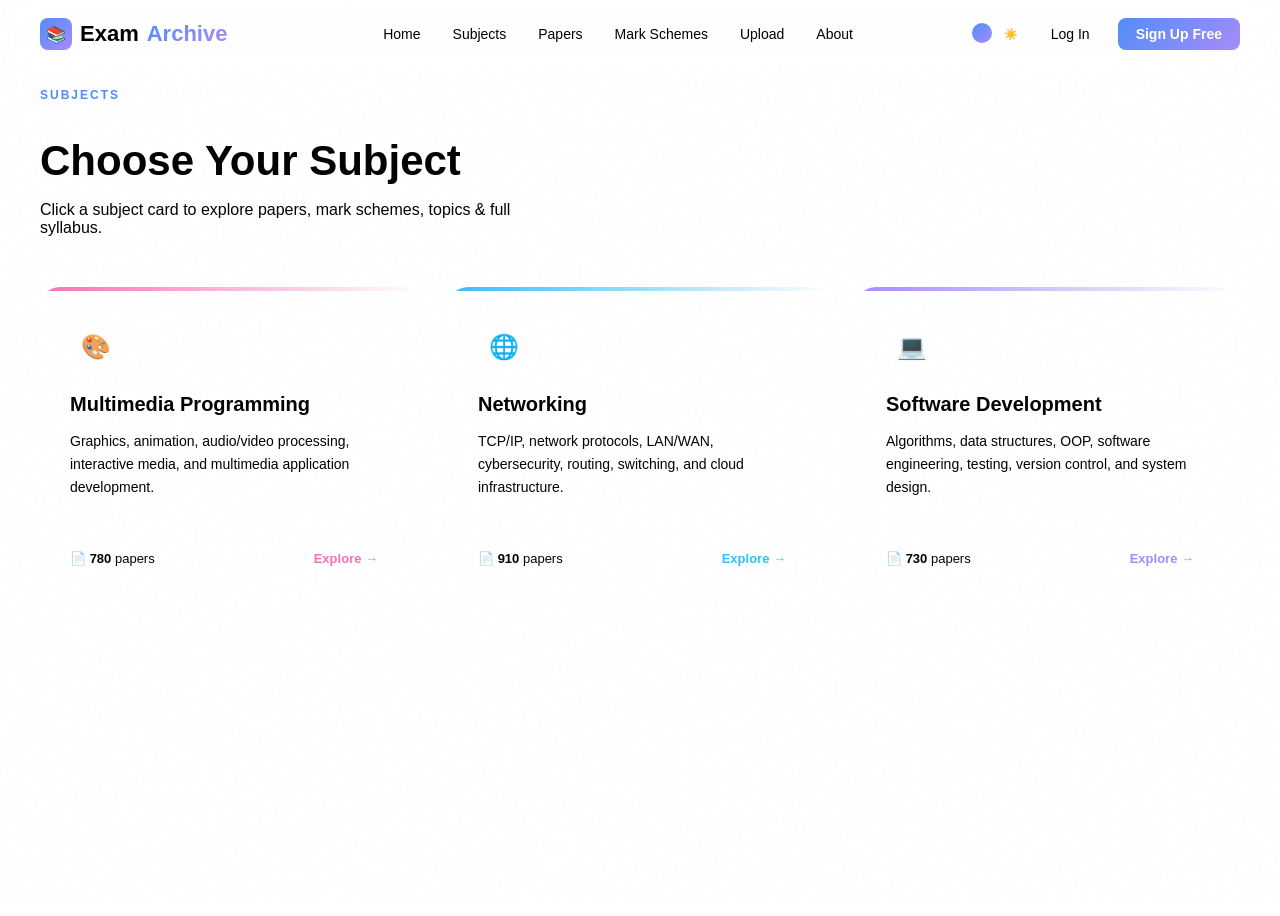
<file: subjects.html>
<!DOCTYPE html>
 <html>
    <head>
         <link rel="stylesheet" href="style.css">
    </head>
    <body>
        <script src="app.js"></script>
        <header>
  <nav>
    <div class="logo" onclick="showPage('home')">
      <div class="logo-icon">📚</div>Exam<span>Archive</span>
    </div>
    <ul class="nav-links">
        <li><a href="home.html" onclick="showPage('home')">Home</a></li>
      <li><a href="subjects.html" onclick="showPage('home')">Subjects</a></li>
      <li><a href="papers.html"   onclick="showPage('home')">Papers</a></li>
      <li><a href="markscheme.html"    onclick="showPage('home')">Mark Schemes</a></li>
      <li><a href="upload.html"   onclick="showPage('home')">Upload</a></li>
      <li><a href="about.html"   onclick="showPage('home')">About</a></li>
    </ul>
    <div class="nav-actions">
      <button class="theme-toggle" onclick="toggleTheme()" title="Toggle theme">
        <span class="t-icon moon">🌙</span>
        <span class="t-icon sun">☀️</span>
      </button>
      <button class="btn-outline" onclick="openModal('login')">Log In</button>
      <button class="btn-primary" onclick="openModal('signup')">Sign Up Free</button>
    </div>
    <button class="hamburger" onclick="toggleMobileNav()">☰</button>
  </nav>
</header>

<div class="mobile-nav" id="mobileNav">
    <a href="home.html" onclick="showPage('home');toggleMobileNav()">Home</a>
  <a href="subjects.html" onclick="showPage('home');toggleMobileNav()">Subjects</a>
  <a href="papers.html"   onclick="showPage('home');toggleMobileNav()">Papers</a>
  <a href="markscheme.html"    onclick="showPage('home');toggleMobileNav()">Mark Schemes</a>
  <a href="upload.html"   onclick="showPage('home');toggleMobileNav()">Upload</a>
   <a href="about.html"   onclick="showPage('home');toggleMobileNav()">About</a>
</div>
 <section class="subjects-section" id="subjects">
    <div class="section-label">Subjects</div>
    <h2 class="section-title">Choose Your Subject</h2>
    <p class="section-sub">Click a subject card to explore papers, mark schemes, topics &amp; full syllabus.</p>
    <div class="subjects-grid">
      <div class="subject-card mm" onclick="openSubjectPage('mm')">
        <div class="subject-top"></div>
        <div class="subject-body">
          <div class="subject-icon">🎨</div>
          <h3>Multimedia Programming</h3>
          <p>Graphics, animation, audio/video processing, interactive media, and multimedia application development.</p>
          <div class="subject-meta">
            <div class="subject-count">📄 <strong>780</strong> papers</div>
            <button class="subject-btn">Explore →</button>
          </div>
        </div>
      </div>
      <div class="subject-card net" onclick="openSubjectPage('net')">
        <div class="subject-top"></div>
        <div class="subject-body">
          <div class="subject-icon">🌐</div>
          <h3>Networking</h3>
          <p>TCP/IP, network protocols, LAN/WAN, cybersecurity, routing, switching, and cloud infrastructure.</p>
          <div class="subject-meta">
            <div class="subject-count">📄 <strong>910</strong> papers</div>
            <button class="subject-btn">Explore →</button>
          </div>
        </div>
      </div>
      <div class="subject-card sd" onclick="openSubjectPage('sd')">
        <div class="subject-top"></div>
        <div class="subject-body">
          <div class="subject-icon">💻</div>
          <h3>Software Development</h3>
          <p>Algorithms, data structures, OOP, software engineering, testing, version control, and system design.</p>
          <div class="subject-meta">
            <div class="subject-count">📄 <strong>730</strong> papers</div>
            <button class="subject-btn">Explore →</button>
          </div>
        </div>
      </div>
    </div>
  </section>
  </body>
 </html>
</file>
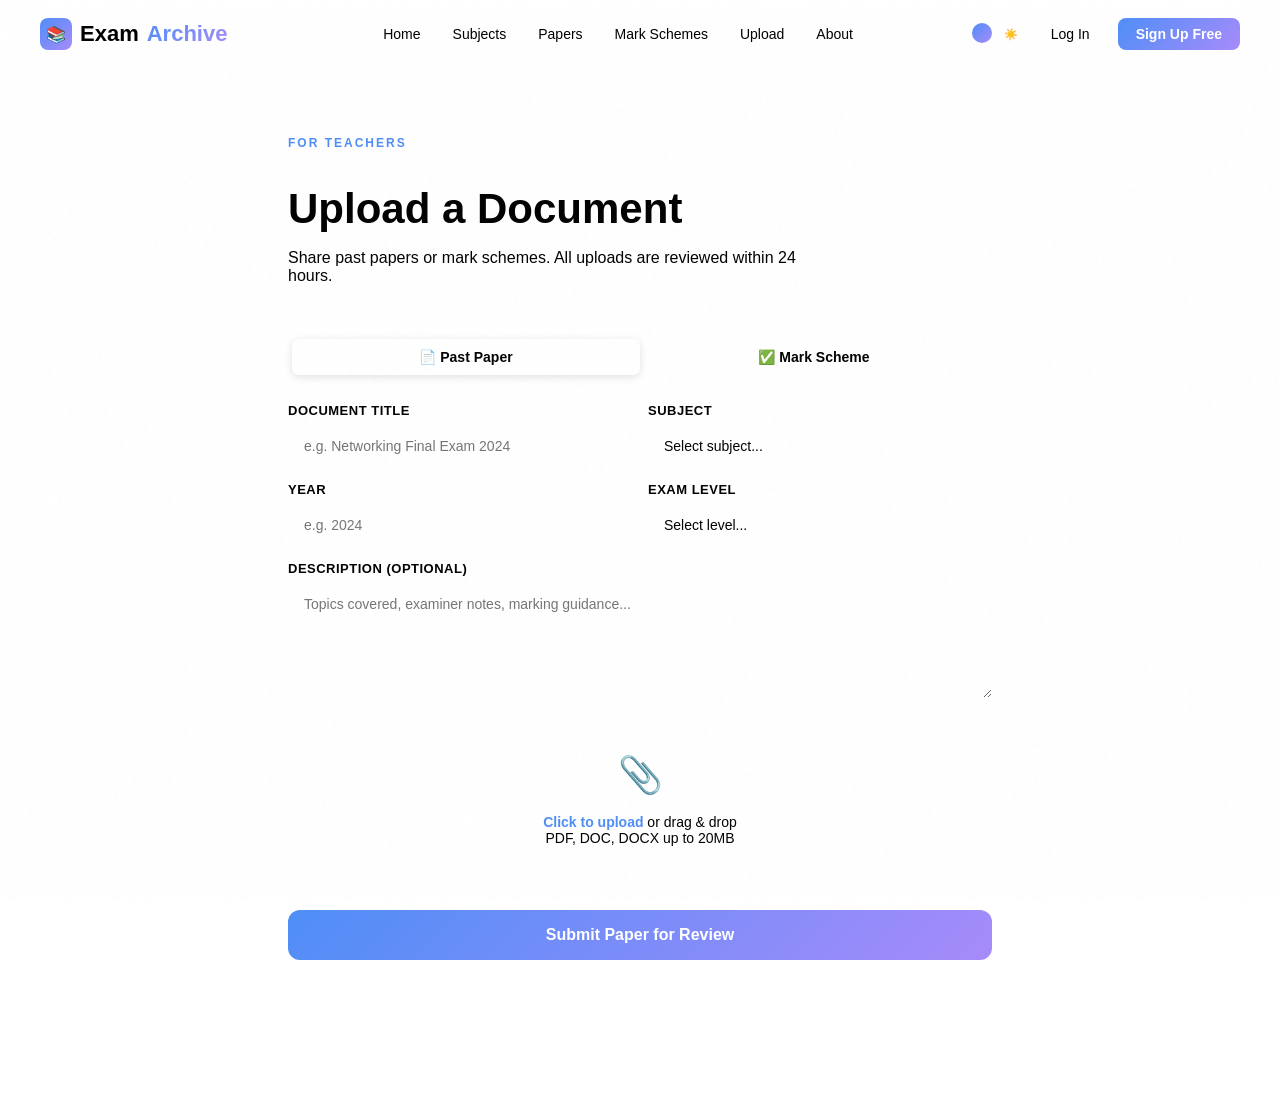
<file: upload.html>
<!DOCTYPE html>
<html>
    <head>
         <link rel="stylesheet" href="style.css">
    </head>
    <body>
        <script src="app.js"></script>
        <header>
  <nav>
    <div class="logo" onclick="showPage('home')">
      <div class="logo-icon">📚</div>Exam<span>Archive</span>
    </div>
    <ul class="nav-links">
        <li><a href="home.html" onclick="showPage('home')">Home</a></li>
      <li><a href="subjects.html" onclick="showPage('home')">Subjects</a></li>
      <li><a href="papers.html"   onclick="showPage('home')">Papers</a></li>
      <li><a href="markscheme.html"    onclick="showPage('home')">Mark Schemes</a></li>
      <li><a href="upload.html"   onclick="showPage('home')">Upload</a></li>
      <li><a href="about.html"   onclick="showPage('home')">About</a></li>
    </ul>
    <div class="nav-actions">
      <button class="theme-toggle" onclick="toggleTheme()" title="Toggle theme">
        <span class="t-icon moon">🌙</span>
        <span class="t-icon sun">☀️</span>
      </button>
      <button class="btn-outline" onclick="openModal('login')">Log In</button>
      <button class="btn-primary" onclick="openModal('signup')">Sign Up Free</button>
    </div>
    <button class="hamburger" onclick="toggleMobileNav()">☰</button>
  </nav>
</header>

<div class="mobile-nav" id="mobileNav">
    <a href="home.html" onclick="showPage('home');toggleMobileNav()">Home</a>
  <a href="subjects.html" onclick="showPage('home');toggleMobileNav()">Subjects</a>
  <a href="papers.html"   onclick="showPage('home');toggleMobileNav()">Papers</a>
  <a href="markscheme.html"    onclick="showPage('home');toggleMobileNav()">Mark Schemes</a>
  <a href="upload.html"   onclick="showPage('home');toggleMobileNav()">Upload</a>
   <a href="about.html"   onclick="showPage('home');toggleMobileNav()">About</a>
</div>

<section class="upload-section" id="upload">
    <div class="upload-card">
      <div class="section-label">For Teachers</div>
      <h2 class="section-title">Upload a Document</h2>
      <p class="section-sub">Share past papers or mark schemes. All uploads are reviewed within 24 hours.</p>
      <div class="upload-type-tabs">
        <button class="upload-type-tab active" onclick="setUploadType(this,'paper')">📄 Past Paper</button>
        <button class="upload-type-tab" onclick="setUploadType(this,'marks')">✅ Mark Scheme</button>
      </div>
      <form id="uploadForm" onsubmit="submitPaper(event)">
        <div class="form-grid">
          <div class="form-group"><label>Document Title</label><input type="text" placeholder="e.g. Networking Final Exam 2024" required></div>
          <div class="form-group"><label>Subject</label><select required><option value="">Select subject...</option><option>Multimedia Programming</option><option>Networking</option><option>Software Development</option></select></div>
          <div class="form-group"><label>Year</label><input type="number" placeholder="e.g. 2024" min="2000" max="2026" required></div>
          <div class="form-group"><label>Exam Level</label><select required><option value="">Select level...</option><option>Year 1</option><option>Year 2</option><option>Year 3</option><option>Final Year</option></select></div>
          <div class="form-group form-full"><label>Description (optional)</label><textarea placeholder="Topics covered, examiner notes, marking guidance..."></textarea></div>
          <div class="form-group drop-zone form-full" onclick="document.getElementById('fileInput').click()">
            <div class="drop-icon">📎</div>
            <div class="drop-text"><strong>Click to upload</strong> or drag &amp; drop<br>PDF, DOC, DOCX up to 20MB</div>
            <input type="file" id="fileInput" accept=".pdf,.doc,.docx">
          </div>
        </div>
        <button type="submit" class="submit-btn" id="submitBtn">Submit Paper for Review</button>
      </form>
      <div id="successMsg">✅ Document submitted! Our team will review it within 24 hours.</div>
    </div>
</section>
</body>
</html>
</file>
<file: style.css>
<<<<<<< HEAD
*, *::before, *::after { box-sizing: border-box; margin: 0; padding: 0; }

    :root {
      --accent:  #4f8ef7;
      --accent2: #a78bfa;
      --accent3: #34d399;
      --mm:  #f472b6;
      --net: #38bdf8;
      --sd:  #a78bfa;
      --gold: #fbbf24;
      --trans: all 0.3s ease;
    }
    [data-theme="dark"] {
      --bg:        #080d1a;
      --surface:   #0f1829;
      --surface2:  #16213e;
      --border:    rgba(255,255,255,0.08);
      --text:      #e8edf8;
      --muted:     #7a8aaa;
      --header-bg: rgba(8,13,26,0.88);
      --card-bg:   #0f1829;
      --input-bg:  #080d1a;
      --shadow:    0 8px 32px rgba(0,0,0,0.45);
    }
    [data-theme="light"] {
      --bg:        #f0f4ff;
      --surface:   #ffffff;
      --surface2:  #e8eef8;
      --border:    rgba(0,0,0,0.09);
      --text:      #0f172a;
      --muted:     #64748b;
      --header-bg: rgba(240,244,255,0.93);
      --card-bg:   #ffffff;
      --input-bg:  #f8faff;
      --shadow:    0 8px 32px rgba(79,142,247,0.10);
    }

    html { scroll-behavior: smooth; }
    body {
      font-family: 'DM Sans', sans-serif;
      background: var(--bg); color: var(--text);
      min-height: 100vh; overflow-x: hidden;
      transition: background 0.3s, color 0.3s;
    }
    body::before {
      content:''; position:fixed; inset:0;
      background-image:url("data:image/svg+xml,%3Csvg viewBox='0 0 200 200' xmlns='http://www.w3.org/2000/svg'%3E%3Cfilter id='n'%3E%3CfeTurbulence type='fractalNoise' baseFrequency='0.9' numOctaves='4' stitchTiles='stitch'/%3E%3C/filter%3E%3Crect width='100%25' height='100%25' filter='url(%23n)' opacity='0.025'/%3E%3C/svg%3E");
      pointer-events:none; z-index:0;
    }

    /* NAVBAR */
    header {
      position:fixed; top:0; left:0; right:0; z-index:100;
      background:var(--header-bg); backdrop-filter:blur(18px);
      border-bottom:1px solid var(--border); transition:var(--trans);
    }
    nav {
      max-width:1200px; margin:auto;
      display:flex; align-items:center; justify-content:space-between;
      padding:0 30px; height:68px;
    }
    .logo {
      font-family:'Syne',sans-serif; font-size:22px; font-weight:800;
      color:var(--text); display:flex; align-items:center; gap:8px; cursor:pointer;
    }
    .logo span { background:linear-gradient(135deg,var(--accent),var(--accent2)); -webkit-background-clip:text; -webkit-text-fill-color:transparent; }
    .logo-icon { width:32px; height:32px; background:linear-gradient(135deg,var(--accent),var(--accent2)); border-radius:8px; display:flex; align-items:center; justify-content:center; font-size:16px; flex-shrink:0; }
    .nav-links { display:flex; gap:4px; list-style:none; }
    .nav-links a { padding:8px 14px; border-radius:8px; color:var(--muted); font-size:14px; font-weight:500; text-decoration:none; transition:var(--trans); }
    .nav-links a:hover { color:var(--text); background:var(--surface2); }
    .nav-actions { display:flex; gap:10px; align-items:center; }

    /* THEME TOGGLE */
    .theme-toggle {
      width:54px; height:28px; border-radius:99px; cursor:pointer;
      border:1px solid var(--border); background:var(--surface2);
      position:relative; transition:var(--trans); flex-shrink:0;
    }
    .theme-toggle::after {
      content:''; position:absolute; top:3px; left:3px;
      width:20px; height:20px; border-radius:50%;
      background:linear-gradient(135deg,var(--accent),var(--accent2));
      transition:transform 0.35s cubic-bezier(0.34,1.56,0.64,1);
    }
    [data-theme="light"] .theme-toggle::after { transform:translateX(26px); }
    .t-icon { position:absolute; top:50%; transform:translateY(-50%); font-size:11px; pointer-events:none; }
    .t-icon.moon { left:5px; } .t-icon.sun { right:5px; }

    .btn-outline { padding:8px 18px; border-radius:8px; border:1px solid var(--border); color:var(--text); font-size:14px; font-weight:500; background:none; cursor:pointer; transition:var(--trans); font-family:'DM Sans',sans-serif; }
    .btn-outline:hover { background:var(--surface2); border-color:var(--accent); color:var(--accent); }
    .btn-primary { padding:8px 18px; border-radius:8px; background:linear-gradient(135deg,var(--accent),var(--accent2)); color:white; font-size:14px; font-weight:600; border:none; cursor:pointer; transition:opacity 0.2s; font-family:'DM Sans',sans-serif; }
    .btn-primary:hover { opacity:0.85; }
    .hamburger { display:none; background:none; border:none; color:var(--text); font-size:22px; cursor:pointer; }

    /* PAGES */
    .page { display:none; }
    .page.active { display:block; }

    /* HERO */
    .hero { min-height:100vh; display:flex; flex-direction:column; align-items:center; justify-content:center; text-align:center; padding:120px 20px 80px; position:relative; overflow:hidden; }
    .hero-glow { position:absolute; width:700px; height:700px; background:radial-gradient(circle,rgba(79,142,247,0.1) 0%,transparent 70%); top:50%; left:50%; transform:translate(-50%,-55%); pointer-events:none; }
    .hero-glow2 { position:absolute; width:400px; height:400px; background:radial-gradient(circle,rgba(167,139,250,0.09) 0%,transparent 70%); top:30%; right:10%; pointer-events:none; }
    .badge { display:inline-flex; align-items:center; gap:6px; background:rgba(79,142,247,0.1); border:1px solid rgba(79,142,247,0.25); color:var(--accent); padding:6px 14px; border-radius:99px; font-size:13px; font-weight:500; margin-bottom:30px; animation:fadeUp 0.6s ease both; }
    .badge::before { content:'●'; font-size:8px; animation:pulse 2s infinite; }
    @keyframes pulse { 0%,100%{opacity:1}50%{opacity:0.3} }
    .hero h1 { font-family:'Syne',sans-serif; font-size:clamp(40px,7vw,78px); font-weight:800; line-height:1.05; margin-bottom:22px; animation:fadeUp 0.7s 0.1s ease both; }
    .hero h1 em { font-style:normal; background:linear-gradient(135deg,var(--accent) 0%,var(--accent2) 50%,var(--mm) 100%); -webkit-background-clip:text; -webkit-text-fill-color:transparent; }
    .hero p { max-width:560px; font-size:18px; line-height:1.7; color:var(--muted); margin-bottom:40px; animation:fadeUp 0.7s 0.2s ease both; }
    .hero-actions { display:flex; gap:12px; flex-wrap:wrap; justify-content:center; margin-bottom:70px; animation:fadeUp 0.7s 0.3s ease both; }
    .hero-actions .btn-primary, .hero-actions .btn-outline { padding:14px 28px; font-size:16px; border-radius:10px; }
    .hero-stats { display:flex; gap:50px; flex-wrap:wrap; justify-content:center; animation:fadeUp 0.7s 0.4s ease both; }
    .stat { text-align:center; }
    .stat-num { font-family:'Syne',sans-serif; font-size:32px; font-weight:800; background:linear-gradient(135deg,var(--accent),var(--accent2)); -webkit-background-clip:text; -webkit-text-fill-color:transparent; }
    .stat-label { color:var(--muted); font-size:13px; margin-top:4px; }
    @keyframes fadeUp { from{opacity:0;transform:translateY(24px)}to{opacity:1;transform:translateY(0)} }

    /* SEARCH */
    .search-section { padding:0 20px 80px; display:flex; justify-content:center; }
    .search-bar { display:flex; background:var(--surface); border:1px solid var(--border); border-radius:14px; overflow:hidden; width:100%; max-width:660px; transition:border-color 0.2s,var(--trans); }
    .search-bar:focus-within { border-color:var(--accent); }
    .search-bar input { flex:1; padding:16px 20px; background:none; border:none; outline:none; color:var(--text); font-family:'DM Sans',sans-serif; font-size:15px; }
    .search-bar input::placeholder { color:var(--muted); }
    .search-bar button { padding:12px 24px; margin:6px; background:linear-gradient(135deg,var(--accent),var(--accent2)); color:white; border:none; border-radius:10px; cursor:pointer; font-weight:600; font-family:'DM Sans',sans-serif; transition:opacity 0.2s; }
    .search-bar button:hover { opacity:0.85; }

    /* SHARED */
    .section-label { font-size:12px; font-weight:700; letter-spacing:2px; text-transform:uppercase; color:var(--accent); margin-bottom:12px; }
    .section-title { font-family:'Syne',sans-serif; font-size:clamp(26px,4vw,42px); font-weight:800; margin-bottom:14px; }
    .section-sub { color:var(--muted); font-size:16px; max-width:520px; margin-bottom:50px; }

    /* SUBJECTS */
    .subjects-section { padding:80px 20px; max-width:1200px; margin:auto; }
    .subjects-grid { display:grid; grid-template-columns:repeat(auto-fit,minmax(320px,1fr)); gap:24px; }
    .subject-card { background:var(--surface); border:1px solid var(--border); border-radius:20px; overflow:hidden; transition:transform 0.25s,box-shadow 0.25s,border-color 0.25s,var(--trans); cursor:pointer; }
    .subject-card:hover { transform:translateY(-7px); box-shadow:var(--shadow); }
    .subject-card.mm{--c:var(--mm)} .subject-card.net{--c:var(--net)} .subject-card.sd{--c:var(--sd)}
    .subject-card:hover { border-color:var(--c); }
    .subject-top { height:4px; background:linear-gradient(90deg,var(--c),transparent); }
    .subject-body { padding:30px; }
    .subject-icon { width:52px; height:52px; border-radius:14px; background:rgba(255,255,255,0.06); border:1px solid var(--border); display:flex; align-items:center; justify-content:center; font-size:24px; margin-bottom:18px; }
    [data-theme="light"] .subject-icon { background:var(--surface2); }
    .subject-card h3 { font-family:'Syne',sans-serif; font-size:20px; font-weight:700; margin-bottom:8px; }
    .subject-card p { color:var(--muted); font-size:14px; line-height:1.65; margin-bottom:24px; }
    .subject-meta { display:flex; justify-content:space-between; align-items:center; padding-top:20px; border-top:1px solid var(--border); }
    .subject-count { color:var(--muted); font-size:13px; }
    .subject-count strong { color:var(--text); font-weight:600; }
    .subject-btn { padding:8px 16px; border-radius:8px; background:rgba(255,255,255,0.06); border:1px solid var(--border); color:var(--c); font-size:13px; font-weight:600; cursor:pointer; transition:var(--trans); font-family:'DM Sans',sans-serif; }
    [data-theme="light"] .subject-btn { background:var(--surface2); }
    .subject-btn:hover { background:var(--c); color:#fff; border-color:var(--c); }

    /* PAPERS */
    .papers-section { background:var(--surface); border-top:1px solid var(--border); border-bottom:1px solid var(--border); padding:80px 20px; transition:var(--trans); }
    .papers-inner { max-width:1200px; margin:auto; }
    .papers-header { display:flex; justify-content:space-between; align-items:flex-end; margin-bottom:40px; flex-wrap:wrap; gap:20px; }
    .filters { display:flex; gap:8px; flex-wrap:wrap; }
    .filter-btn { padding:8px 16px; border-radius:8px; font-size:13px; font-weight:500; border:1px solid var(--border); background:none; color:var(--muted); cursor:pointer; transition:var(--trans); font-family:'DM Sans',sans-serif; }
    .filter-btn.active,.filter-btn:hover { background:var(--accent); color:white; border-color:var(--accent); }
    .papers-grid { display:grid; grid-template-columns:repeat(auto-fill,minmax(280px,1fr)); gap:18px; }
    .paper-card { background:var(--card-bg); border:1px solid var(--border); border-radius:14px; padding:22px; transition:var(--trans); display:flex; flex-direction:column; gap:14px; }
    .paper-card:hover { border-color:var(--accent); transform:translateY(-3px); box-shadow:var(--shadow); }
    .paper-top { display:flex; align-items:center; gap:10px; }
    .paper-subj-tag { font-size:11px; font-weight:700; letter-spacing:1px; text-transform:uppercase; padding:4px 10px; border-radius:6px; }
    .tag-mm{background:rgba(244,114,182,0.15);color:var(--mm)} .tag-net{background:rgba(56,189,248,0.15);color:var(--net)} .tag-sd{background:rgba(167,139,250,0.15);color:var(--sd)}
    .paper-year { margin-left:auto; color:var(--muted); font-size:13px; }
    .paper-title { font-family:'Syne',sans-serif; font-weight:700; font-size:16px; line-height:1.4; }
    .paper-info { color:var(--muted); font-size:13px; display:flex; gap:16px; }
    .paper-actions { display:flex; gap:8px; margin-top:4px; }
    .paper-download { flex:1; padding:10px; background:linear-gradient(135deg,var(--accent),var(--accent2)); color:white; border:none; border-radius:8px; font-weight:600; font-size:13px; cursor:pointer; font-family:'DM Sans',sans-serif; transition:opacity 0.2s; }
    .paper-download:hover { opacity:0.85; }
    .paper-preview { padding:10px 14px; background:none; border:1px solid var(--border); border-radius:8px; color:var(--muted); font-size:13px; cursor:pointer; transition:var(--trans); font-family:'DM Sans',sans-serif; }
    .paper-preview:hover { color:var(--text); border-color:var(--text); }

    /* MARK SCHEMES */
    .marks-section { padding:80px 20px; max-width:1200px; margin:auto; }
    .marks-header { display:flex; justify-content:space-between; align-items:flex-end; margin-bottom:10px; flex-wrap:wrap; gap:20px; }
    .marks-grid { display:grid; grid-template-columns:repeat(auto-fill,minmax(300px,1fr)); gap:20px; }
    .marks-card { background:var(--surface); border:1px solid var(--border); border-radius:16px; padding:24px; transition:var(--trans); position:relative; overflow:hidden; }
    .marks-card:hover { border-color:var(--accent3); transform:translateY(-4px); box-shadow:var(--shadow); }
    .marks-card::before { content:''; position:absolute; top:0; left:0; right:0; height:3px; background:linear-gradient(90deg,var(--accent3),var(--accent)); }
    .marks-badge { display:inline-flex; align-items:center; gap:5px; background:rgba(52,211,153,0.12); border:1px solid rgba(52,211,153,0.25); color:var(--accent3); padding:4px 10px; border-radius:6px; font-size:11px; font-weight:700; letter-spacing:1px; text-transform:uppercase; margin-bottom:14px; }
    .marks-card h4 { font-family:'Syne',sans-serif; font-size:16px; font-weight:700; margin-bottom:6px; }
    .marks-meta { color:var(--muted); font-size:13px; margin-bottom:18px; line-height:1.5; }
    .marks-actions { display:flex; gap:8px; }
    .marks-dl { flex:1; padding:10px; background:rgba(52,211,153,0.12); border:1px solid rgba(52,211,153,0.25); color:var(--accent3); border-radius:8px; font-weight:600; font-size:13px; cursor:pointer; transition:var(--trans); font-family:'DM Sans',sans-serif; }
    .marks-dl:hover { background:var(--accent3); color:#fff; border-color:var(--accent3); }
    .marks-view { padding:10px 14px; background:none; border:1px solid var(--border); border-radius:8px; color:var(--muted); font-size:13px; cursor:pointer; transition:var(--trans); font-family:'DM Sans',sans-serif; }
    .marks-view:hover { color:var(--text); border-color:var(--text); }
    .marks-tabs { display:flex; gap:8px; margin-bottom:28px; flex-wrap:wrap; }
    .marks-tab { padding:8px 16px; border-radius:8px; font-size:13px; font-weight:500; border:1px solid var(--border); background:none; color:var(--muted); cursor:pointer; transition:var(--trans); font-family:'DM Sans',sans-serif; }
    .marks-tab.active,.marks-tab:hover { background:var(--accent3); color:#fff; border-color:var(--accent3); }

    /* UPLOAD */
    .upload-section { padding:80px 20px; max-width:800px; margin:auto; }
    .upload-card { background:var(--surface); border:1px solid var(--border); border-radius:24px; padding:48px; transition:var(--trans); }
    .form-grid { display:grid; grid-template-columns:1fr 1fr; gap:16px; margin-bottom:16px; }
    .form-group { display:flex; flex-direction:column; gap:8px; }
    .form-group label { font-size:13px; font-weight:700; color:var(--muted); letter-spacing:0.5px; text-transform:uppercase; }
    .form-group input,.form-group select,.form-group textarea { padding:12px 16px; background:var(--input-bg); border:1px solid var(--border); border-radius:10px; color:var(--text); font-family:'DM Sans',sans-serif; font-size:14px; outline:none; transition:var(--trans); -webkit-appearance:none; }
    .form-group input:focus,.form-group select:focus,.form-group textarea:focus { border-color:var(--accent); }
    .form-group select option { background:var(--surface); }
    .form-group textarea { resize:vertical; min-height:90px; }
    .form-full { grid-column:1/-1; }
    .drop-zone { grid-column:1/-1; border:2px dashed var(--border); border-radius:12px; padding:40px 20px; text-align:center; cursor:pointer; transition:var(--trans); }
    .drop-zone:hover { border-color:var(--accent); background:rgba(79,142,247,0.04); }
    .drop-icon { font-size:36px; margin-bottom:10px; }
    .drop-text { color:var(--muted); font-size:14px; }
    .drop-text strong { color:var(--accent); }
    .drop-zone input[type="file"] { display:none; }
    .upload-type-tabs { display:flex; gap:0; background:var(--input-bg); border:1px solid var(--border); border-radius:10px; padding:4px; margin-bottom:24px; }
    .upload-type-tab { flex:1; padding:10px; border-radius:7px; border:none; background:none; color:var(--muted); font-family:'DM Sans',sans-serif; font-size:14px; font-weight:600; cursor:pointer; transition:var(--trans); }
    .upload-type-tab.active { background:var(--surface); color:var(--text); box-shadow:0 2px 8px rgba(0,0,0,0.12); }
    .submit-btn { width:100%; padding:16px; background:linear-gradient(135deg,var(--accent),var(--accent2)); color:white; border:none; border-radius:12px; font-family:'Syne',sans-serif; font-size:16px; font-weight:700; cursor:pointer; transition:opacity 0.2s; margin-top:8px; }
    .submit-btn:hover { opacity:0.85; }
    #successMsg { display:none; text-align:center; padding:16px; background:rgba(52,211,153,0.1); border:1px solid rgba(52,211,153,0.3); border-radius:10px; color:var(--accent3); font-weight:500; margin-top:16px; }

    /* HOW IT WORKS */
    .how-section { background:var(--surface); border-top:1px solid var(--border); padding:80px 20px; transition:var(--trans); }
    .how-inner { max-width:1100px; margin:auto; }
    .steps-grid { display:grid; grid-template-columns:repeat(auto-fit,minmax(200px,1fr)); gap:32px; margin-top:50px; }
    .step { text-align:center; }
    .step-num { width:52px; height:52px; border-radius:14px; margin:0 auto 18px; background:linear-gradient(135deg,var(--accent),var(--accent2)); display:flex; align-items:center; justify-content:center; font-family:'Syne',sans-serif; font-size:20px; font-weight:800; }
    .step h4 { font-family:'Syne',sans-serif; font-size:16px; font-weight:700; margin-bottom:8px; }
    .step p { color:var(--muted); font-size:14px; line-height:1.65; }

    /* TESTIMONIALS */
    .testimonials-section { padding:80px 20px; max-width:1100px; margin:auto; }
    .testi-grid { display:grid; grid-template-columns:repeat(auto-fit,minmax(280px,1fr)); gap:20px; margin-top:50px; }
    .testi-card { background:var(--surface); border:1px solid var(--border); border-radius:18px; padding:28px; transition:var(--trans); }
    .testi-stars { color:var(--gold); margin-bottom:14px; font-size:14px; }
    .testi-text { color:var(--muted); font-size:14px; line-height:1.7; margin-bottom:20px; }
    .testi-author { display:flex; align-items:center; gap:12px; }
    .testi-avatar { width:40px; height:40px; border-radius:50%; display:flex; align-items:center; justify-content:center; font-weight:700; font-size:15px; flex-shrink:0; color:#fff; }
    .av1{background:linear-gradient(135deg,var(--mm),#c026d3)} .av2{background:linear-gradient(135deg,var(--net),#0ea5e9)} .av3{background:linear-gradient(135deg,var(--sd),#7c3aed)} .av4{background:linear-gradient(135deg,var(--accent3),#059669)}
    .testi-name { font-weight:600; font-size:14px; }
    .testi-role { color:var(--muted); font-size:12px; }

    /* SUBJECT PAGE */
    .subj-page { padding:100px 20px 80px; max-width:1200px; margin:auto; }
    .subj-back { display:inline-flex; align-items:center; gap:8px; color:var(--muted); font-size:14px; cursor:pointer; margin-bottom:36px; transition:var(--trans); background:none; border:none; font-family:'DM Sans',sans-serif; }
    .subj-back:hover { color:var(--text); }
    .subj-hero { background:var(--surface); border:1px solid var(--border); border-radius:24px; padding:40px; margin-bottom:40px; position:relative; overflow:hidden; transition:var(--trans); }
    .subj-hero-glow { position:absolute; width:400px; height:400px; border-radius:50%; top:-100px; right:-100px; pointer-events:none; opacity:0.14; }
    .subj-big-icon { font-size:52px; margin-bottom:18px; display:block; }
    .subj-hero h1 { font-family:'Syne',sans-serif; font-size:clamp(28px,5vw,48px); font-weight:800; margin-bottom:12px; }
    .subj-hero p { color:var(--muted); font-size:16px; line-height:1.7; max-width:620px; margin-bottom:28px; }
    .subj-stats { display:flex; gap:32px; flex-wrap:wrap; }
    .subj-stat-num { font-family:'Syne',sans-serif; font-size:26px; font-weight:800; }
    .subj-stat-label { color:var(--muted); font-size:12px; margin-top:2px; }
    .subj-tabs { display:flex; gap:0; background:var(--surface); border:1px solid var(--border); border-radius:12px; padding:4px; margin-bottom:32px; width:fit-content; transition:var(--trans); flex-wrap:wrap; }
    .subj-tab { padding:10px 22px; border-radius:9px; border:none; background:none; color:var(--muted); font-family:'DM Sans',sans-serif; font-size:14px; font-weight:600; cursor:pointer; transition:var(--trans); }
    .subj-tab.active { background:var(--accent); color:#fff; }
    .topics-grid { display:grid; grid-template-columns:repeat(auto-fill,minmax(220px,1fr)); gap:14px; }
    .topic-chip { background:var(--surface); border:1px solid var(--border); border-radius:10px; padding:14px 18px; font-size:14px; transition:var(--trans); cursor:pointer; font-weight:500; }
    .topic-chip:hover { border-color:var(--chip-c); color:var(--chip-c); }
    .topic-num { color:var(--muted); font-size:12px; margin-top:4px; }
    .syllabus-list { display:flex; flex-direction:column; gap:12px; }
    .syllabus-item { background:var(--surface); border:1px solid var(--border); border-radius:12px; padding:18px 22px; display:flex; align-items:flex-start; gap:14px; transition:var(--trans); }
    .syllabus-item:hover { border-color:var(--accent); }
    .syl-num { width:28px; height:28px; border-radius:8px; flex-shrink:0; background:linear-gradient(135deg,var(--accent),var(--accent2)); display:flex; align-items:center; justify-content:center; font-size:12px; font-weight:800; color:#fff; }
    .syl-content h5 { font-family:'Syne',sans-serif; font-size:15px; font-weight:700; margin-bottom:4px; }
    .syl-content p { color:var(--muted); font-size:13px; line-height:1.55; }

    /* FOOTER */
    footer { background:var(--surface); border-top:1px solid var(--border); padding:40px 20px; text-align:center; transition:var(--trans); }
    .footer-inner { max-width:1200px; margin:auto; }
    .footer-logo { font-family:'Syne',sans-serif; font-size:22px; font-weight:800; margin-bottom:12px; }
    .footer-logo span { background:linear-gradient(135deg,var(--accent),var(--accent2)); -webkit-background-clip:text; -webkit-text-fill-color:transparent; }
    .footer-links { display:flex; gap:24px; justify-content:center; flex-wrap:wrap; list-style:none; margin:16px 0; }
    .footer-links a { color:var(--muted); font-size:14px; text-decoration:none; transition:var(--trans); }
    .footer-links a:hover { color:var(--text); }
    .footer-copy { color:var(--muted); font-size:13px; }

    /* MODAL */
    .modal-overlay { display:none; position:fixed; inset:0; background:rgba(0,0,0,0.65); backdrop-filter:blur(8px); z-index:200; align-items:center; justify-content:center; padding:20px; }
    .modal-overlay.open { display:flex; }
    .modal { background:var(--surface); border:1px solid var(--border); border-radius:20px; padding:36px; max-width:480px; width:100%; position:relative; animation:fadeUp 0.3s ease; transition:var(--trans); }
    .modal-close { position:absolute; top:16px; right:18px; background:none; border:none; color:var(--muted); font-size:22px; cursor:pointer; }
    .modal-close:hover { color:var(--text); }
    .modal h3 { font-family:'Syne',sans-serif; font-size:22px; font-weight:800; margin-bottom:8px; }
    .modal p { color:var(--muted); font-size:14px; margin-bottom:24px; line-height:1.6; }
    .modal-tabs { display:flex; margin-bottom:24px; border-bottom:1px solid var(--border); }
    .modal-tab { padding:10px 20px; background:none; border:none; color:var(--muted); font-size:14px; font-weight:600; cursor:pointer; border-bottom:2px solid transparent; margin-bottom:-1px; font-family:'DM Sans',sans-serif; transition:var(--trans); }
    .modal-tab.active { color:var(--accent); border-bottom-color:var(--accent); }

    /* MOBILE NAV */
    .mobile-nav { display:none; flex-direction:column; gap:4px; position:fixed; top:68px; left:0; right:0; background:var(--surface); border-bottom:1px solid var(--border); padding:16px 20px; z-index:99; transition:var(--trans); }
    .mobile-nav.open { display:flex; }
    .mobile-nav a { padding:12px 16px; border-radius:10px; color:var(--muted); font-size:15px; text-decoration:none; transition:var(--trans); }
    .mobile-nav a:hover { background:var(--bg); color:var(--text); }

    @media(max-width:768px){
      .nav-links,.nav-actions{display:none}
      .hamburger{display:block}
      .form-grid{grid-template-columns:1fr}
      .hero h1{font-size:36px}
      .upload-card{padding:28px 20px}
      .subj-tabs{width:100%}
      .subj-tab{flex:1;text-align:center;padding:10px 8px;font-size:13px}
    }
=======
    *, *::before, *::after { box-sizing: border-box; margin: 0; padding: 0; }

    :root {
      --accent:  #4f8ef7;
      --accent2: #a78bfa;
      --accent3: #34d399;
      --mm:  #f472b6;
      --net: #38bdf8;
      --sd:  #a78bfa;
      --gold: #fbbf24;
      --trans: all 0.3s ease;
    }
    [data-theme="dark"] {
      --bg:        #080d1a;
      --surface:   #0f1829;
      --surface2:  #16213e;
      --border:    rgba(255,255,255,0.08);
      --text:      #e8edf8;
      --muted:     #7a8aaa;
      --header-bg: rgba(8,13,26,0.88);
      --card-bg:   #0f1829;
      --input-bg:  #080d1a;
      --shadow:    0 8px 32px rgba(0,0,0,0.45);
    }
    [data-theme="light"] {
      --bg:        #f0f4ff;
      --surface:   #ffffff;
      --surface2:  #e8eef8;
      --border:    rgba(0,0,0,0.09);
      --text:      #0f172a;
      --muted:     #64748b;
      --header-bg: rgba(240,244,255,0.93);
      --card-bg:   #ffffff;
      --input-bg:  #f8faff;
      --shadow:    0 8px 32px rgba(79,142,247,0.10);
    }

    html { scroll-behavior: smooth; }
    body {
      font-family: 'DM Sans', sans-serif;
      background: var(--bg); color: var(--text);
      min-height: 100vh; overflow-x: hidden;
      transition: background 0.3s, color 0.3s;
    }
    body::before {
      content:''; position:fixed; inset:0;
      background-image:url("data:image/svg+xml,%3Csvg viewBox='0 0 200 200' xmlns='http://www.w3.org/2000/svg'%3E%3Cfilter id='n'%3E%3CfeTurbulence type='fractalNoise' baseFrequency='0.9' numOctaves='4' stitchTiles='stitch'/%3E%3C/filter%3E%3Crect width='100%25' height='100%25' filter='url(%23n)' opacity='0.025'/%3E%3C/svg%3E");
      pointer-events:none; z-index:0;
    }

    /* NAVBAR */
    header {
      position:fixed; top:0; left:0; right:0; z-index:100;
      background:var(--header-bg); backdrop-filter:blur(18px);
      border-bottom:1px solid var(--border); transition:var(--trans);
    }
    nav {
      max-width:1200px; margin:auto;
      display:flex; align-items:center; justify-content:space-between;
      padding:0 30px; height:68px;
    }
    .logo {
      font-family:'Syne',sans-serif; font-size:22px; font-weight:800;
      color:var(--text); display:flex; align-items:center; gap:8px; cursor:pointer;
    }
    .logo span { background:linear-gradient(135deg,var(--accent),var(--accent2)); -webkit-background-clip:text; -webkit-text-fill-color:transparent; }
    .logo-icon { width:32px; height:32px; background:linear-gradient(135deg,var(--accent),var(--accent2)); border-radius:8px; display:flex; align-items:center; justify-content:center; font-size:16px; flex-shrink:0; }
    .nav-links { display:flex; gap:4px; list-style:none; }
    .nav-links a { padding:8px 14px; border-radius:8px; color:var(--muted); font-size:14px; font-weight:500; text-decoration:none; transition:var(--trans); }
    .nav-links a:hover { color:var(--text); background:var(--surface2); }
    .nav-actions { display:flex; gap:10px; align-items:center; }

    /* THEME TOGGLE */
    .theme-toggle {
      width:54px; height:28px; border-radius:99px; cursor:pointer;
      border:1px solid var(--border); background:var(--surface2);
      position:relative; transition:var(--trans); flex-shrink:0;
    }
    .theme-toggle::after {
      content:''; position:absolute; top:3px; left:3px;
      width:20px; height:20px; border-radius:50%;
      background:linear-gradient(135deg,var(--accent),var(--accent2));
      transition:transform 0.35s cubic-bezier(0.34,1.56,0.64,1);
    }
    [data-theme="light"] .theme-toggle::after { transform:translateX(26px); }
    .t-icon { position:absolute; top:50%; transform:translateY(-50%); font-size:11px; pointer-events:none; }
    .t-icon.moon { left:5px; } .t-icon.sun { right:5px; }

    .btn-outline { padding:8px 18px; border-radius:8px; border:1px solid var(--border); color:var(--text); font-size:14px; font-weight:500; background:none; cursor:pointer; transition:var(--trans); font-family:'DM Sans',sans-serif; }
    .btn-outline:hover { background:var(--surface2); border-color:var(--accent); color:var(--accent); }
    .btn-primary { padding:8px 18px; border-radius:8px; background:linear-gradient(135deg,var(--accent),var(--accent2)); color:white; font-size:14px; font-weight:600; border:none; cursor:pointer; transition:opacity 0.2s; font-family:'DM Sans',sans-serif; }
    .btn-primary:hover { opacity:0.85; }
    .hamburger { display:none; background:none; border:none; color:var(--text); font-size:22px; cursor:pointer; }

    /* PAGES */
    .page { display:none; }
    .page.active { display:block; }

    /* HERO */
    .hero { min-height:100vh; display:flex; flex-direction:column; align-items:center; justify-content:center; text-align:center; padding:120px 20px 80px; position:relative; overflow:hidden; }
    .hero-glow { position:absolute; width:700px; height:700px; background:radial-gradient(circle,rgba(79,142,247,0.1) 0%,transparent 70%); top:50%; left:50%; transform:translate(-50%,-55%); pointer-events:none; }
    .hero-glow2 { position:absolute; width:400px; height:400px; background:radial-gradient(circle,rgba(167,139,250,0.09) 0%,transparent 70%); top:30%; right:10%; pointer-events:none; }
    .badge { display:inline-flex; align-items:center; gap:6px; background:rgba(79,142,247,0.1); border:1px solid rgba(79,142,247,0.25); color:var(--accent); padding:6px 14px; border-radius:99px; font-size:13px; font-weight:500; margin-bottom:30px; animation:fadeUp 0.6s ease both; }
    .badge::before { content:'●'; font-size:8px; animation:pulse 2s infinite; }
    @keyframes pulse { 0%,100%{opacity:1}50%{opacity:0.3} }
    .hero h1 { font-family:'Syne',sans-serif; font-size:clamp(40px,7vw,78px); font-weight:800; line-height:1.05; margin-bottom:22px; animation:fadeUp 0.7s 0.1s ease both; }
    .hero h1 em { font-style:normal; background:linear-gradient(135deg,var(--accent) 0%,var(--accent2) 50%,var(--mm) 100%); -webkit-background-clip:text; -webkit-text-fill-color:transparent; }
    .hero p { max-width:560px; font-size:18px; line-height:1.7; color:var(--muted); margin-bottom:40px; animation:fadeUp 0.7s 0.2s ease both; }
    .hero-actions { display:flex; gap:12px; flex-wrap:wrap; justify-content:center; margin-bottom:70px; animation:fadeUp 0.7s 0.3s ease both; }
    .hero-actions .btn-primary, .hero-actions .btn-outline { padding:14px 28px; font-size:16px; border-radius:10px; }
    .hero-stats { display:flex; gap:50px; flex-wrap:wrap; justify-content:center; animation:fadeUp 0.7s 0.4s ease both; }
    .stat { text-align:center; }
    .stat-num { font-family:'Syne',sans-serif; font-size:32px; font-weight:800; background:linear-gradient(135deg,var(--accent),var(--accent2)); -webkit-background-clip:text; -webkit-text-fill-color:transparent; }
    .stat-label { color:var(--muted); font-size:13px; margin-top:4px; }
    @keyframes fadeUp { from{opacity:0;transform:translateY(24px)}to{opacity:1;transform:translateY(0)} }

    /* SEARCH */
    .search-section { padding:0 20px 80px; display:flex; justify-content:center; }
    .search-bar { display:flex; background:var(--surface); border:1px solid var(--border); border-radius:14px; overflow:hidden; width:100%; max-width:660px; transition:border-color 0.2s,var(--trans); }
    .search-bar:focus-within { border-color:var(--accent); }
    .search-bar input { flex:1; padding:16px 20px; background:none; border:none; outline:none; color:var(--text); font-family:'DM Sans',sans-serif; font-size:15px; }
    .search-bar input::placeholder { color:var(--muted); }
    .search-bar button { padding:12px 24px; margin:6px; background:linear-gradient(135deg,var(--accent),var(--accent2)); color:white; border:none; border-radius:10px; cursor:pointer; font-weight:600; font-family:'DM Sans',sans-serif; transition:opacity 0.2s; }
    .search-bar button:hover { opacity:0.85; }

    /* SHARED */
    .section-label { font-size:12px; font-weight:700; letter-spacing:2px; text-transform:uppercase; color:var(--accent); margin-bottom:12px; }
    .section-title { font-family:'Syne',sans-serif; font-size:clamp(26px,4vw,42px); font-weight:800; margin-bottom:14px; }
    .section-sub { color:var(--muted); font-size:16px; max-width:520px; margin-bottom:50px; }

    /* SUBJECTS */
    .subjects-section { padding:80px 20px; max-width:1200px; margin:auto; }
    .subjects-grid { display:grid; grid-template-columns:repeat(auto-fit,minmax(320px,1fr)); gap:24px; }
    .subject-card { background:var(--surface); border:1px solid var(--border); border-radius:20px; overflow:hidden; transition:transform 0.25s,box-shadow 0.25s,border-color 0.25s,var(--trans); cursor:pointer; }
    .subject-card:hover { transform:translateY(-7px); box-shadow:var(--shadow); }
    .subject-card.mm{--c:var(--mm)} .subject-card.net{--c:var(--net)} .subject-card.sd{--c:var(--sd)}
    .subject-card:hover { border-color:var(--c); }
    .subject-top { height:4px; background:linear-gradient(90deg,var(--c),transparent); }
    .subject-body { padding:30px; }
    .subject-icon { width:52px; height:52px; border-radius:14px; background:rgba(255,255,255,0.06); border:1px solid var(--border); display:flex; align-items:center; justify-content:center; font-size:24px; margin-bottom:18px; }
    [data-theme="light"] .subject-icon { background:var(--surface2); }
    .subject-card h3 { font-family:'Syne',sans-serif; font-size:20px; font-weight:700; margin-bottom:8px; }
    .subject-card p { color:var(--muted); font-size:14px; line-height:1.65; margin-bottom:24px; }
    .subject-meta { display:flex; justify-content:space-between; align-items:center; padding-top:20px; border-top:1px solid var(--border); }
    .subject-count { color:var(--muted); font-size:13px; }
    .subject-count strong { color:var(--text); font-weight:600; }
    .subject-btn { padding:8px 16px; border-radius:8px; background:rgba(255,255,255,0.06); border:1px solid var(--border); color:var(--c); font-size:13px; font-weight:600; cursor:pointer; transition:var(--trans); font-family:'DM Sans',sans-serif; }
    [data-theme="light"] .subject-btn { background:var(--surface2); }
    .subject-btn:hover { background:var(--c); color:#fff; border-color:var(--c); }

    /* PAPERS */
    .papers-section { background:var(--surface); border-top:1px solid var(--border); border-bottom:1px solid var(--border); padding:80px 20px; transition:var(--trans); }
    .papers-inner { max-width:1200px; margin:auto; }
    .papers-header { display:flex; justify-content:space-between; align-items:flex-end; margin-bottom:40px; flex-wrap:wrap; gap:20px; }
    .filters { display:flex; gap:8px; flex-wrap:wrap; }
    .filter-btn { padding:8px 16px; border-radius:8px; font-size:13px; font-weight:500; border:1px solid var(--border); background:none; color:var(--muted); cursor:pointer; transition:var(--trans); font-family:'DM Sans',sans-serif; }
    .filter-btn.active,.filter-btn:hover { background:var(--accent); color:white; border-color:var(--accent); }
    .papers-grid { display:grid; grid-template-columns:repeat(auto-fill,minmax(280px,1fr)); gap:18px; }
    .paper-card { background:var(--card-bg); border:1px solid var(--border); border-radius:14px; padding:22px; transition:var(--trans); display:flex; flex-direction:column; gap:14px; }
    .paper-card:hover { border-color:var(--accent); transform:translateY(-3px); box-shadow:var(--shadow); }
    .paper-top { display:flex; align-items:center; gap:10px; }
    .paper-subj-tag { font-size:11px; font-weight:700; letter-spacing:1px; text-transform:uppercase; padding:4px 10px; border-radius:6px; }
    .tag-mm{background:rgba(244,114,182,0.15);color:var(--mm)} .tag-net{background:rgba(56,189,248,0.15);color:var(--net)} .tag-sd{background:rgba(167,139,250,0.15);color:var(--sd)}
    .paper-year { margin-left:auto; color:var(--muted); font-size:13px; }
    .paper-title { font-family:'Syne',sans-serif; font-weight:700; font-size:16px; line-height:1.4; }
    .paper-info { color:var(--muted); font-size:13px; display:flex; gap:16px; }
    .paper-actions { display:flex; gap:8px; margin-top:4px; }
    .paper-download { flex:1; padding:10px; background:linear-gradient(135deg,var(--accent),var(--accent2)); color:white; border:none; border-radius:8px; font-weight:600; font-size:13px; cursor:pointer; font-family:'DM Sans',sans-serif; transition:opacity 0.2s; }
    .paper-download:hover { opacity:0.85; }
    .paper-preview { padding:10px 14px; background:none; border:1px solid var(--border); border-radius:8px; color:var(--muted); font-size:13px; cursor:pointer; transition:var(--trans); font-family:'DM Sans',sans-serif; }
    .paper-preview:hover { color:var(--text); border-color:var(--text); }

    /* MARK SCHEMES */
    .marks-section { padding:80px 20px; max-width:1200px; margin:auto; }
    .marks-header { display:flex; justify-content:space-between; align-items:flex-end; margin-bottom:10px; flex-wrap:wrap; gap:20px; }
    .marks-grid { display:grid; grid-template-columns:repeat(auto-fill,minmax(300px,1fr)); gap:20px; }
    .marks-card { background:var(--surface); border:1px solid var(--border); border-radius:16px; padding:24px; transition:var(--trans); position:relative; overflow:hidden; }
    .marks-card:hover { border-color:var(--accent3); transform:translateY(-4px); box-shadow:var(--shadow); }
    .marks-card::before { content:''; position:absolute; top:0; left:0; right:0; height:3px; background:linear-gradient(90deg,var(--accent3),var(--accent)); }
    .marks-badge { display:inline-flex; align-items:center; gap:5px; background:rgba(52,211,153,0.12); border:1px solid rgba(52,211,153,0.25); color:var(--accent3); padding:4px 10px; border-radius:6px; font-size:11px; font-weight:700; letter-spacing:1px; text-transform:uppercase; margin-bottom:14px; }
    .marks-card h4 { font-family:'Syne',sans-serif; font-size:16px; font-weight:700; margin-bottom:6px; }
    .marks-meta { color:var(--muted); font-size:13px; margin-bottom:18px; line-height:1.5; }
    .marks-actions { display:flex; gap:8px; }
    .marks-dl { flex:1; padding:10px; background:rgba(52,211,153,0.12); border:1px solid rgba(52,211,153,0.25); color:var(--accent3); border-radius:8px; font-weight:600; font-size:13px; cursor:pointer; transition:var(--trans); font-family:'DM Sans',sans-serif; }
    .marks-dl:hover { background:var(--accent3); color:#fff; border-color:var(--accent3); }
    .marks-view { padding:10px 14px; background:none; border:1px solid var(--border); border-radius:8px; color:var(--muted); font-size:13px; cursor:pointer; transition:var(--trans); font-family:'DM Sans',sans-serif; }
    .marks-view:hover { color:var(--text); border-color:var(--text); }
    .marks-tabs { display:flex; gap:8px; margin-bottom:28px; flex-wrap:wrap; }
    .marks-tab { padding:8px 16px; border-radius:8px; font-size:13px; font-weight:500; border:1px solid var(--border); background:none; color:var(--muted); cursor:pointer; transition:var(--trans); font-family:'DM Sans',sans-serif; }
    .marks-tab.active,.marks-tab:hover { background:var(--accent3); color:#fff; border-color:var(--accent3); }

    /* UPLOAD */
    .upload-section { padding:80px 20px; max-width:800px; margin:auto; }
    .upload-card { background:var(--surface); border:1px solid var(--border); border-radius:24px; padding:48px; transition:var(--trans); }
    .form-grid { display:grid; grid-template-columns:1fr 1fr; gap:16px; margin-bottom:16px; }
    .form-group { display:flex; flex-direction:column; gap:8px; }
    .form-group label { font-size:13px; font-weight:700; color:var(--muted); letter-spacing:0.5px; text-transform:uppercase; }
    .form-group input,.form-group select,.form-group textarea { padding:12px 16px; background:var(--input-bg); border:1px solid var(--border); border-radius:10px; color:var(--text); font-family:'DM Sans',sans-serif; font-size:14px; outline:none; transition:var(--trans); -webkit-appearance:none; }
    .form-group input:focus,.form-group select:focus,.form-group textarea:focus { border-color:var(--accent); }
    .form-group select option { background:var(--surface); }
    .form-group textarea { resize:vertical; min-height:90px; }
    .form-full { grid-column:1/-1; }
    .drop-zone { grid-column:1/-1; border:2px dashed var(--border); border-radius:12px; padding:40px 20px; text-align:center; cursor:pointer; transition:var(--trans); }
    .drop-zone:hover { border-color:var(--accent); background:rgba(79,142,247,0.04); }
    .drop-icon { font-size:36px; margin-bottom:10px; }
    .drop-text { color:var(--muted); font-size:14px; }
    .drop-text strong { color:var(--accent); }
    .drop-zone input[type="file"] { display:none; }
    .upload-type-tabs { display:flex; gap:0; background:var(--input-bg); border:1px solid var(--border); border-radius:10px; padding:4px; margin-bottom:24px; }
    .upload-type-tab { flex:1; padding:10px; border-radius:7px; border:none; background:none; color:var(--muted); font-family:'DM Sans',sans-serif; font-size:14px; font-weight:600; cursor:pointer; transition:var(--trans); }
    .upload-type-tab.active { background:var(--surface); color:var(--text); box-shadow:0 2px 8px rgba(0,0,0,0.12); }
    .submit-btn { width:100%; padding:16px; background:linear-gradient(135deg,var(--accent),var(--accent2)); color:white; border:none; border-radius:12px; font-family:'Syne',sans-serif; font-size:16px; font-weight:700; cursor:pointer; transition:opacity 0.2s; margin-top:8px; }
    .submit-btn:hover { opacity:0.85; }
    #successMsg { display:none; text-align:center; padding:16px; background:rgba(52,211,153,0.1); border:1px solid rgba(52,211,153,0.3); border-radius:10px; color:var(--accent3); font-weight:500; margin-top:16px; }

    /* HOW IT WORKS */
    .how-section { background:var(--surface); border-top:1px solid var(--border); padding:80px 20px; transition:var(--trans); }
    .how-inner { max-width:1100px; margin:auto; }
    .steps-grid { display:grid; grid-template-columns:repeat(auto-fit,minmax(200px,1fr)); gap:32px; margin-top:50px; }
    .step { text-align:center; }
    .step-num { width:52px; height:52px; border-radius:14px; margin:0 auto 18px; background:linear-gradient(135deg,var(--accent),var(--accent2)); display:flex; align-items:center; justify-content:center; font-family:'Syne',sans-serif; font-size:20px; font-weight:800; }
    .step h4 { font-family:'Syne',sans-serif; font-size:16px; font-weight:700; margin-bottom:8px; }
    .step p { color:var(--muted); font-size:14px; line-height:1.65; }

    /* TESTIMONIALS */
    .testimonials-section { padding:80px 20px; max-width:1100px; margin:auto; }
    .testi-grid { display:grid; grid-template-columns:repeat(auto-fit,minmax(280px,1fr)); gap:20px; margin-top:50px; }
    .testi-card { background:var(--surface); border:1px solid var(--border); border-radius:18px; padding:28px; transition:var(--trans); }
    .testi-stars { color:var(--gold); margin-bottom:14px; font-size:14px; }
    .testi-text { color:var(--muted); font-size:14px; line-height:1.7; margin-bottom:20px; }
    .testi-author { display:flex; align-items:center; gap:12px; }
    .testi-avatar { width:40px; height:40px; border-radius:50%; display:flex; align-items:center; justify-content:center; font-weight:700; font-size:15px; flex-shrink:0; color:#fff; }
    .av1{background:linear-gradient(135deg,var(--mm),#c026d3)} .av2{background:linear-gradient(135deg,var(--net),#0ea5e9)} .av3{background:linear-gradient(135deg,var(--sd),#7c3aed)} .av4{background:linear-gradient(135deg,var(--accent3),#059669)}
    .testi-name { font-weight:600; font-size:14px; }
    .testi-role { color:var(--muted); font-size:12px; }

    /* SUBJECT PAGE */
    .subj-page { padding:100px 20px 80px; max-width:1200px; margin:auto; }
    .subj-back { display:inline-flex; align-items:center; gap:8px; color:var(--muted); font-size:14px; cursor:pointer; margin-bottom:36px; transition:var(--trans); background:none; border:none; font-family:'DM Sans',sans-serif; }
    .subj-back:hover { color:var(--text); }
    .subj-hero { background:var(--surface); border:1px solid var(--border); border-radius:24px; padding:40px; margin-bottom:40px; position:relative; overflow:hidden; transition:var(--trans); }
    .subj-hero-glow { position:absolute; width:400px; height:400px; border-radius:50%; top:-100px; right:-100px; pointer-events:none; opacity:0.14; }
    .subj-big-icon { font-size:52px; margin-bottom:18px; display:block; }
    .subj-hero h1 { font-family:'Syne',sans-serif; font-size:clamp(28px,5vw,48px); font-weight:800; margin-bottom:12px; }
    .subj-hero p { color:var(--muted); font-size:16px; line-height:1.7; max-width:620px; margin-bottom:28px; }
    .subj-stats { display:flex; gap:32px; flex-wrap:wrap; }
    .subj-stat-num { font-family:'Syne',sans-serif; font-size:26px; font-weight:800; }
    .subj-stat-label { color:var(--muted); font-size:12px; margin-top:2px; }
    .subj-tabs { display:flex; gap:0; background:var(--surface); border:1px solid var(--border); border-radius:12px; padding:4px; margin-bottom:32px; width:fit-content; transition:var(--trans); flex-wrap:wrap; }
    .subj-tab { padding:10px 22px; border-radius:9px; border:none; background:none; color:var(--muted); font-family:'DM Sans',sans-serif; font-size:14px; font-weight:600; cursor:pointer; transition:var(--trans); }
    .subj-tab.active { background:var(--accent); color:#fff; }
    .topics-grid { display:grid; grid-template-columns:repeat(auto-fill,minmax(220px,1fr)); gap:14px; }
    .topic-chip { background:var(--surface); border:1px solid var(--border); border-radius:10px; padding:14px 18px; font-size:14px; transition:var(--trans); cursor:pointer; font-weight:500; }
    .topic-chip:hover { border-color:var(--chip-c); color:var(--chip-c); }
    .topic-num { color:var(--muted); font-size:12px; margin-top:4px; }
    .syllabus-list { display:flex; flex-direction:column; gap:12px; }
    .syllabus-item { background:var(--surface); border:1px solid var(--border); border-radius:12px; padding:18px 22px; display:flex; align-items:flex-start; gap:14px; transition:var(--trans); }
    .syllabus-item:hover { border-color:var(--accent); }
    .syl-num { width:28px; height:28px; border-radius:8px; flex-shrink:0; background:linear-gradient(135deg,var(--accent),var(--accent2)); display:flex; align-items:center; justify-content:center; font-size:12px; font-weight:800; color:#fff; }
    .syl-content h5 { font-family:'Syne',sans-serif; font-size:15px; font-weight:700; margin-bottom:4px; }
    .syl-content p { color:var(--muted); font-size:13px; line-height:1.55; }

    /* FOOTER */
    footer { background:var(--surface); border-top:1px solid var(--border); padding:40px 20px; text-align:center; transition:var(--trans); }
    .footer-inner { max-width:1200px; margin:auto; }
    .footer-logo { font-family:'Syne',sans-serif; font-size:22px; font-weight:800; margin-bottom:12px; }
    .footer-logo span { background:linear-gradient(135deg,var(--accent),var(--accent2)); -webkit-background-clip:text; -webkit-text-fill-color:transparent; }
    .footer-links { display:flex; gap:24px; justify-content:center; flex-wrap:wrap; list-style:none; margin:16px 0; }
    .footer-links a { color:var(--muted); font-size:14px; text-decoration:none; transition:var(--trans); }
    .footer-links a:hover { color:var(--text); }
    .footer-copy { color:var(--muted); font-size:13px; }

    /* MODAL */
    .modal-overlay { display:none; position:fixed; inset:0; background:rgba(0,0,0,0.65); backdrop-filter:blur(8px); z-index:200; align-items:center; justify-content:center; padding:20px; }
    .modal-overlay.open { display:flex; }
    .modal { background:var(--surface); border:1px solid var(--border); border-radius:20px; padding:36px; max-width:480px; width:100%; position:relative; animation:fadeUp 0.3s ease; transition:var(--trans); }
    .modal-close { position:absolute; top:16px; right:18px; background:none; border:none; color:var(--muted); font-size:22px; cursor:pointer; }
    .modal-close:hover { color:var(--text); }
    .modal h3 { font-family:'Syne',sans-serif; font-size:22px; font-weight:800; margin-bottom:8px; }
    .modal p { color:var(--muted); font-size:14px; margin-bottom:24px; line-height:1.6; }
    .modal-tabs { display:flex; margin-bottom:24px; border-bottom:1px solid var(--border); }
    .modal-tab { padding:10px 20px; background:none; border:none; color:var(--muted); font-size:14px; font-weight:600; cursor:pointer; border-bottom:2px solid transparent; margin-bottom:-1px; font-family:'DM Sans',sans-serif; transition:var(--trans); }
    .modal-tab.active { color:var(--accent); border-bottom-color:var(--accent); }

    /* MOBILE NAV */
    .mobile-nav { display:none; flex-direction:column; gap:4px; position:fixed; top:68px; left:0; right:0; background:var(--surface); border-bottom:1px solid var(--border); padding:16px 20px; z-index:99; transition:var(--trans); }
    .mobile-nav.open { display:flex; }
    .mobile-nav a { padding:12px 16px; border-radius:10px; color:var(--muted); font-size:15px; text-decoration:none; transition:var(--trans); }
    .mobile-nav a:hover { background:var(--bg); color:var(--text); }

    @media(max-width:768px){
      .nav-links,.nav-actions{display:none}
      .hamburger{display:block}
      .form-grid{grid-template-columns:1fr}
      .hero h1{font-size:36px}
      .upload-card{padding:28px 20px}
      .subj-tabs{width:100%}
      .subj-tab{flex:1;text-align:center;padding:10px 8px;font-size:13px}
    }
      
>>>>>>> de1e85d20acb6ef04f815b889146d39411a63415
</file>
